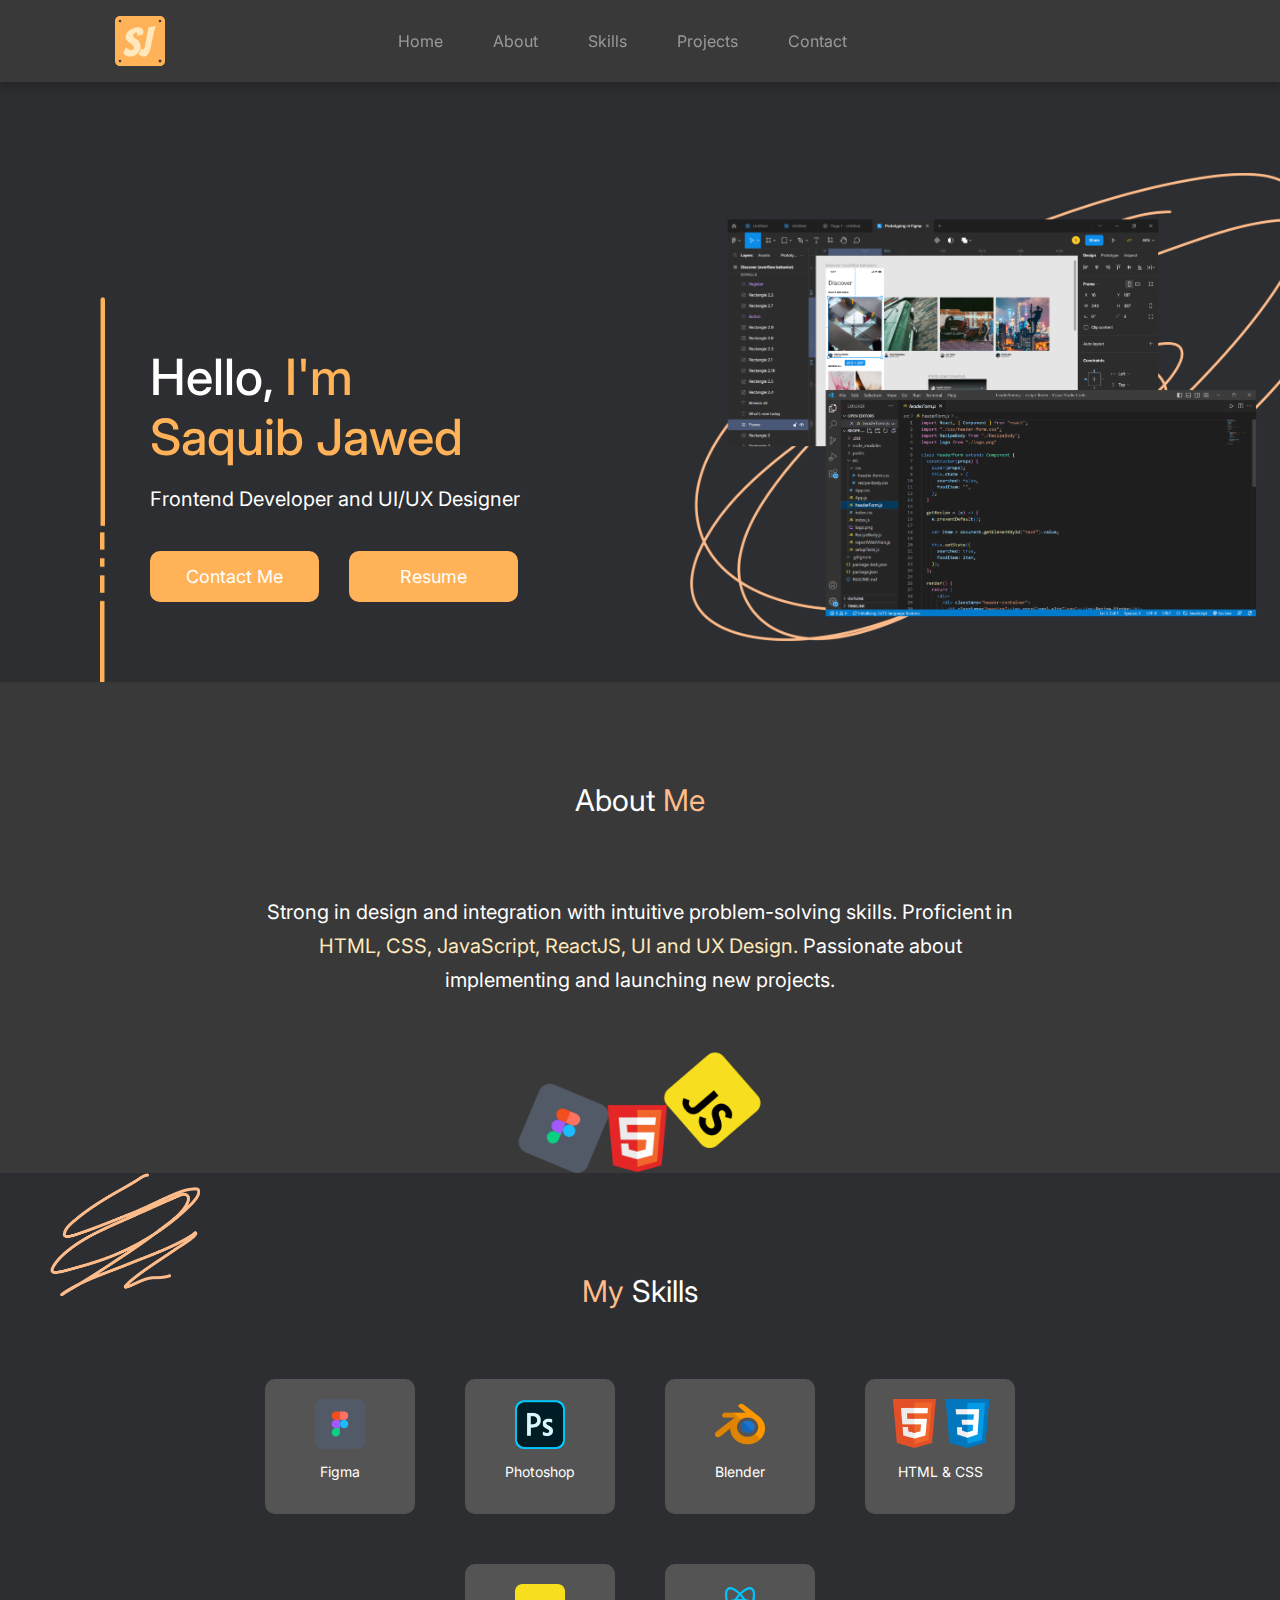
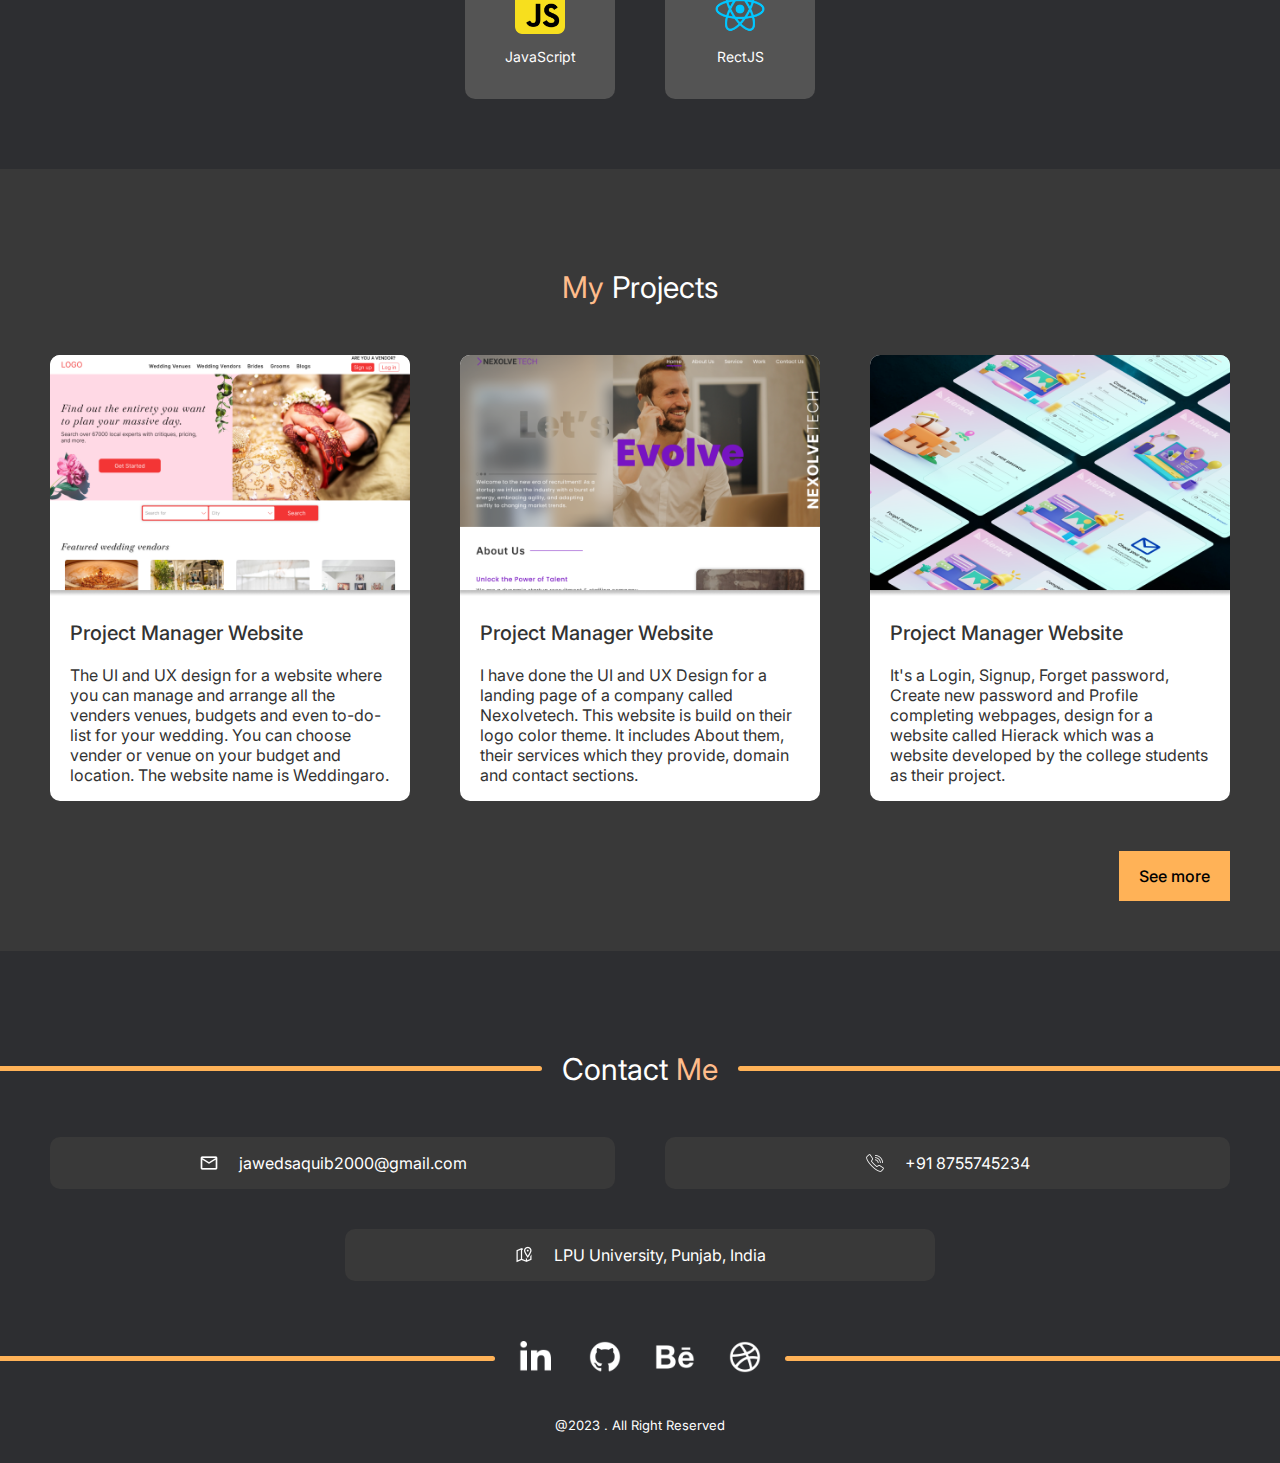
<file: index.html>
<!DOCTYPE html>
<html lang="en">

<head>
    <meta charset="UTF-8">
    <meta name="viewport" content="width=device-width, initial-scale=1.0">
    <title>Portfolio</title>
    <link rel="stylesheet" href="/styles/main.css">
    <link rel="stylesheet" href="/styles/index.css">
    <link rel="shortcut icon" href="assets/logo.png" type="image/png">
</head>

<body>

    <header id="header" class="header">
        <div class="header-flex">
            <a class="header-logo" href="/">
                <img src="/assets/logo.png" alt="Portfolio">
            </a>
        </div>
        <ul class="header-flex">
            <li><a href="/" class="header-link">Home</a></li>
            <li><a href="/about" class="header-link">About</a></li>
            <li><a href="/skills" class="header-link">Skills</a></li>
            <li><a href="/projects" class="header-link">Projects</a></li>
            <li><a href="/contact" class="header-link">Contact</a></li>
            </div>
    </header>


    <section id="banner" class="banner">
        <div class="banner-flex banner-left">
            <div class="banner-title">Hello, <span>I'm</span></div>
            <div class="banner-title"><span>Saquib Jawed</span></div>
            <p class="banner-text">Frontend Developer and UI/UX Designer</p>
            <div class="banner-buttons">
                <a href="/contact" class="banner-link">Contact Me</a>
                <a href="/resume" class="banner-link">Resume</a>
            </div>
        </div>
        <div class="banner-flex banner-right"></div>
    </section>


    <section id="about" class="about">
        <h2>About <span>Me</span></h2>
        <h4>Strong in design and integration with intuitive problem-solving skills. Proficient in
            <span>HTML, CSS, JavaScript, ReactJS, UI and UX Design.</span> Passionate about
            implementing and launching new projects.
        </h4>
    </section>


    <section id="skills" class="skills">
        <h2><span>My</span> Skills</h2>
        <div class="skills-list">
            <div class="skills-card">
                <img src="/assets/skills-figma.png" alt="">
                <p>Figma</p>
            </div>
            <div class="skills-card">
                <img src="/assets/skills-photoshop.png" alt="">
                <p>Photoshop</p>
            </div>
            <div class="skills-card">
                <img src="/assets/skills-blender.png" alt="">
                <p>Blender</p>
            </div>
            <div class="skills-card">
                <img src="/assets/skills-html.png" alt="">
                <p>HTML & CSS</p>
            </div>
            <div>
                <!-- Placeholder div -->
            </div>
            <div class="skills-card">
                <img src="/assets/skills-javascript.png" alt="">
                <p>JavaScript</p>
            </div>
            <div class="skills-card">
                <img src="/assets/skills-react.png" alt="">
                <p>RectJS</p>
            </div>
        </div>
    </section>


    <section id="projects" class="projects">
        <h2><span>My</span> Projects</h2>
        <div class="projects-list">
            <div class="projects-card">
                <img src="/assets/projects-p1.png" alt="Project 01">
                <h5>Project Manager Website</h5>
                <p>The UI and UX design for a website where you can manage and arrange all the venders
                    venues, budgets and even to-do-list for your wedding. You can choose vender or
                    venue on your budget and location. The
                    website name is Weddingaro.</p>
            </div>
            <div class="projects-card">
                <img src="/assets/projects-p2.png" alt="Project 02">
                <h5>Project Manager Website</h5>
                <p>I have done the UI and UX Design for a
                    landing page of a company called
                    Nexolvetech. This website is build on their
                    logo color theme. It includes About them,
                    their services which they provide, domain
                    and contact sections.</p>
            </div>
            <div class="projects-card">
                <img src="/assets/projects-p3.png" alt="Project 03">
                <h5>Project Manager Website</h5>
                <p>It's a Login, Signup, Forget password, Create
                    new password and Profile completing
                    webpages, design for a website called
                    Hierack which was a website developed by
                    the college students as their project.</p>
            </div>
        </div>
        <div class="projects-more">
            <a href="/projects" class="projects-link">See more</a>
        </div>
    </section>


    <section id="contacts" class="contacts">
        <div class="lined">
            <h2>Contact <span>Me</span></h2>
        </div>
        <div class="contacts-list">
            <div class="contacts-card">
                <img src="/assets/contacts-mail.png" alt="Mail">
                <p>jawedsaquib2000@gmail.com</p>
            </div>
            <div class="contacts-card">
                <img src="/assets/contacts-phone.png" alt="Phone">
                <p>+91 8755745234</p>
            </div>
        </div>
        <div class="contacts-list">
            <div class="contacts-card">
                <img src="/assets/contacts-location.png" alt="Location">
                <p>LPU University, Punjab, India</p>
            </div>
        </div>
        <div class="lined">
            <ul class="contacts-more">
                <li><a href="#" class="contacts-link"><img src="/assets/contacts-linkedin.png" alt="Linkedin"></a></li>
                <li><a href="#" class="contacts-link"><img src="/assets/contacts-github.png" alt="Github"></a></li>
                <li><a href="#" class="contacts-link"><img src="/assets/contacts-behance.png" alt="Behance"></a></li>
                <li><a href="#" class="contacts-link"><img src="/assets/contacts-dribbble.png" alt="Dribble"></a></li>
            </ul>
        </div>
    </section>


    <footer id="footer" class="footer">@2023 . All Right Reserved</footer>
</body>

</html>
</file>
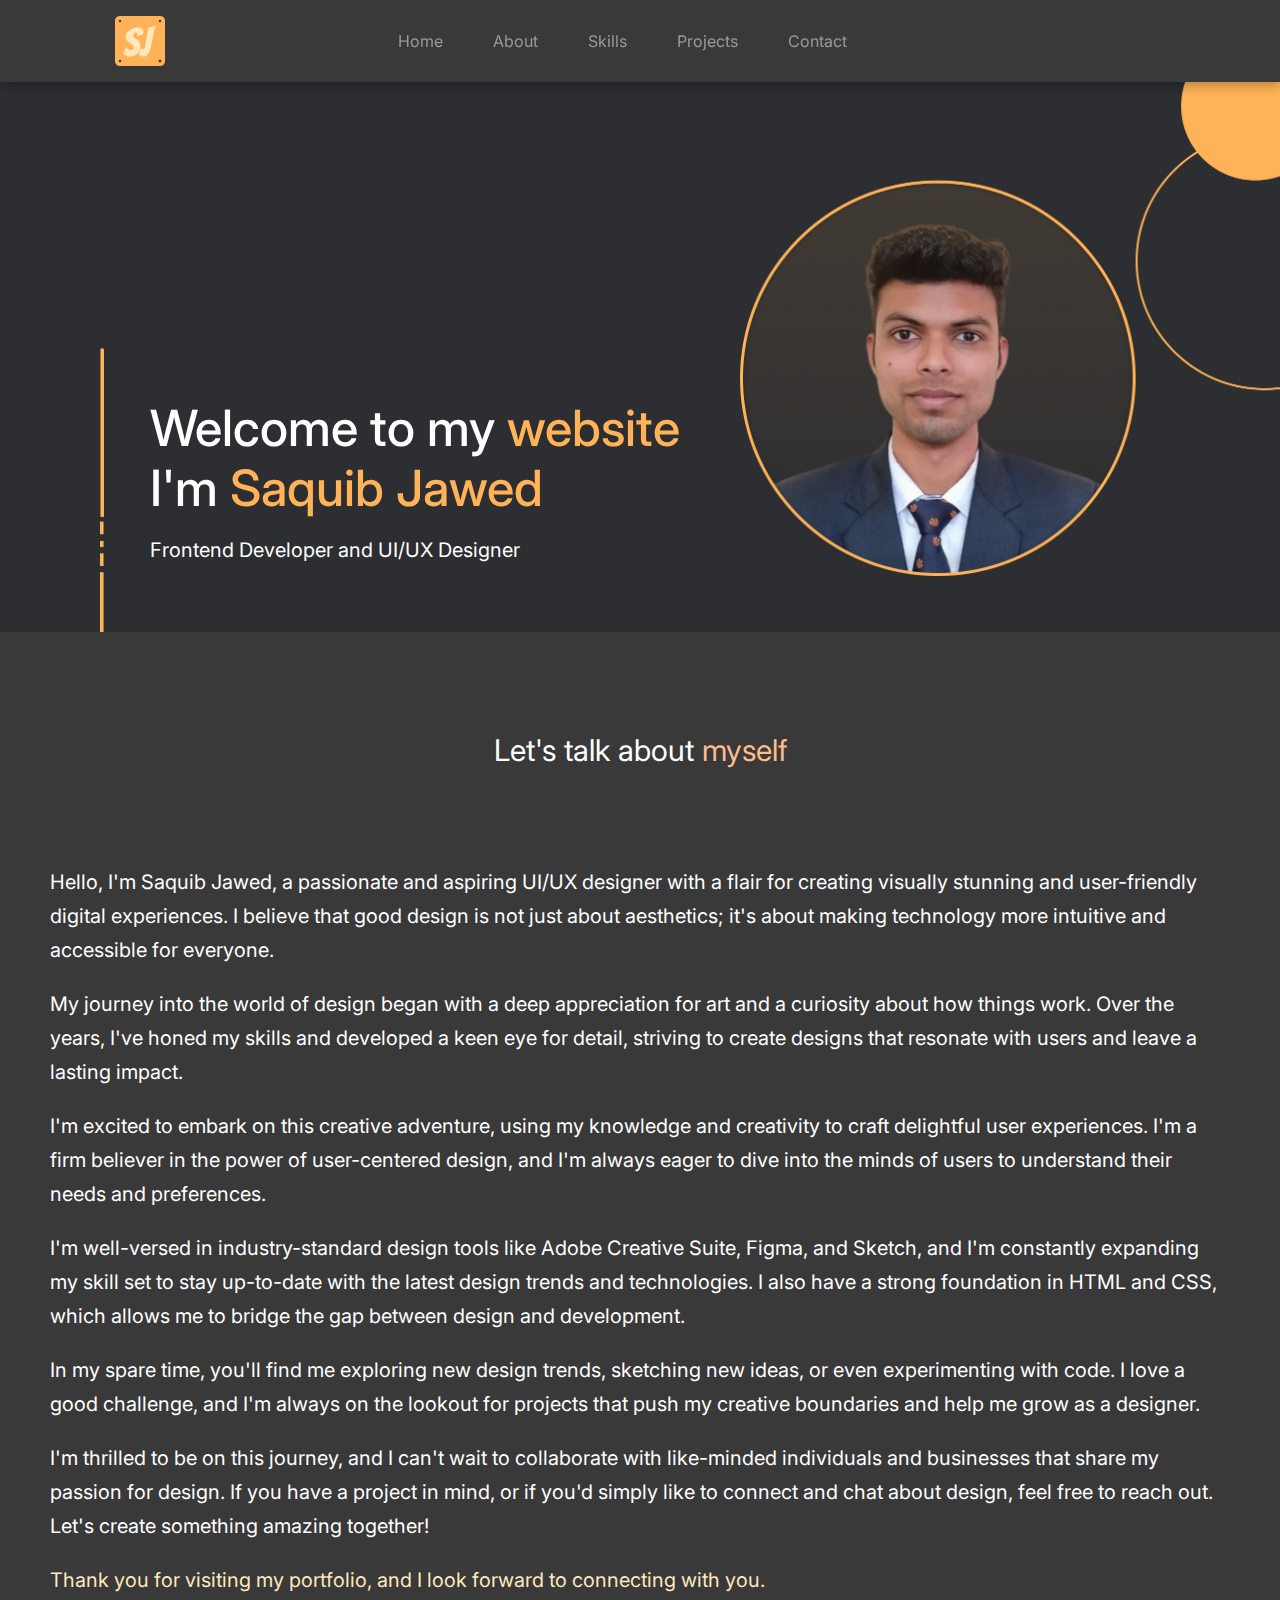
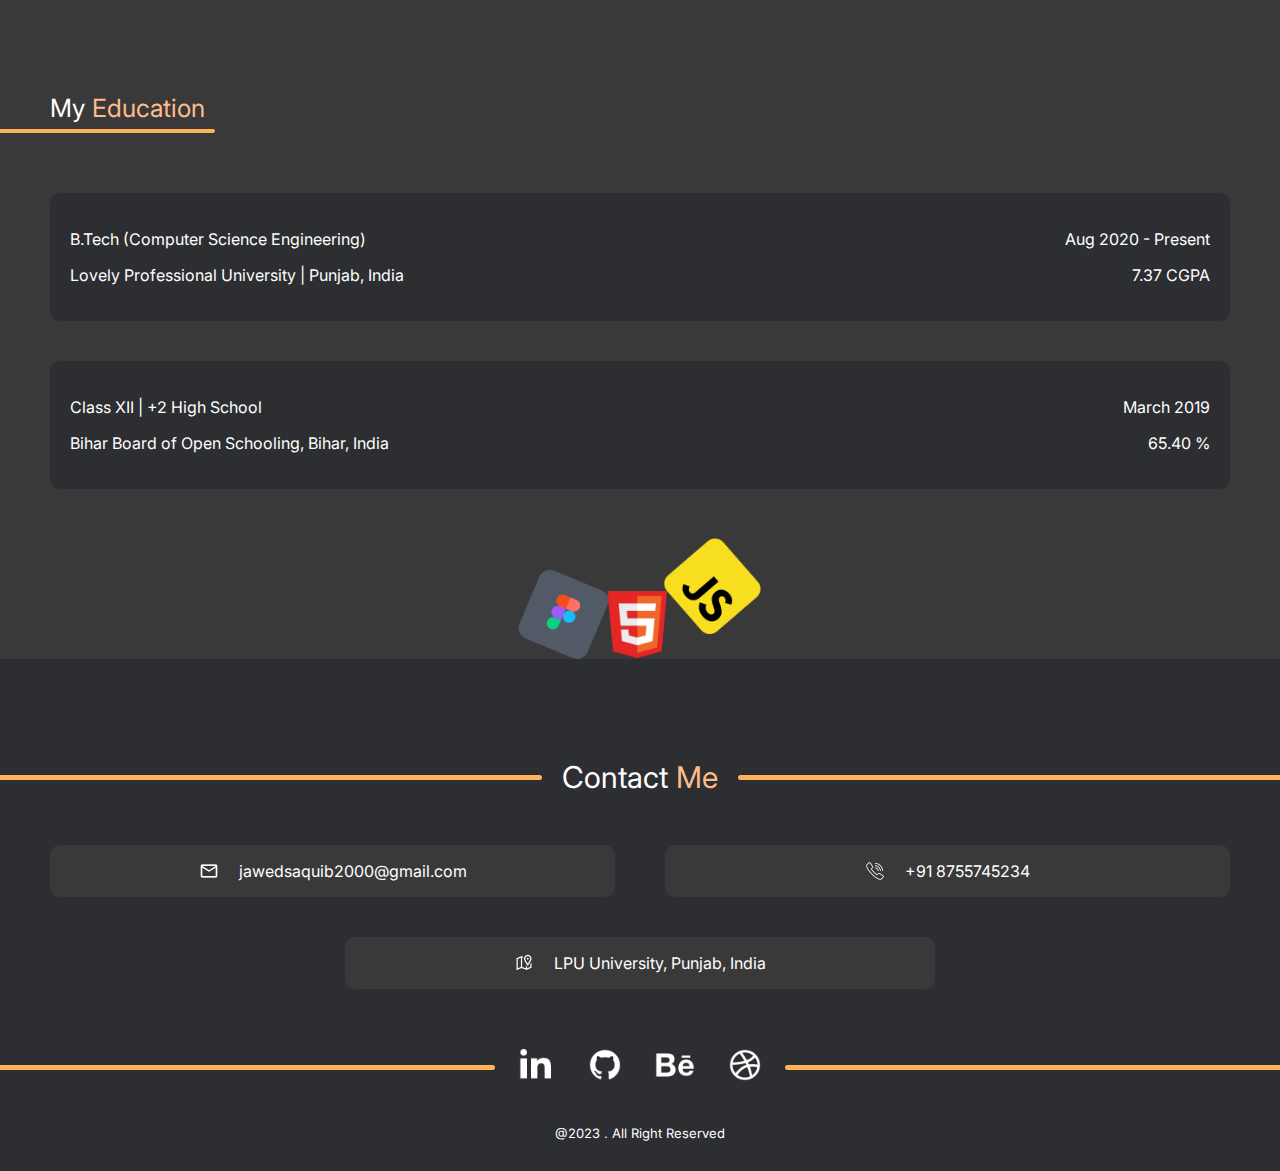
<file: about/index.html>
<!DOCTYPE html>
<html lang="en">

<head>
    <meta charset="UTF-8">
    <meta name="viewport" content="width=device-width, initial-scale=1.0">
    <title>Portfolio</title>
    <link rel="stylesheet" href="/styles/main.css">
    <link rel="stylesheet" href="/styles/index.css">
    <link rel="stylesheet" href="/styles/override.css">
    <link rel="shortcut icon" href="assets/logo.png" type="image/png">
</head>

<body>

    <header id="header" class="header">
        <div class="header-flex">
            <a class="header-logo" href="/">
                <img src="/assets/logo.png" alt="Portfolio">
            </a>
        </div>
        <ul class="header-flex">
            <li><a href="/" class="header-link">Home</a></li>
            <li><a href="/about" class="header-link">About</a></li>
            <li><a href="/skills" class="header-link">Skills</a></li>
            <li><a href="/projects" class="header-link">Projects</a></li>
            <li><a href="/contact" class="header-link">Contact</a></li>
            </div>
    </header>


    <section id="banner" class="banner about-banner">
        <div class="banner-flex banner-left">
            <div class="banner-title">Welcome to my <span>website</span></div>
            <div class="banner-title">I'm <span>Saquib Jawed</span></div>
            <p class="banner-text">Frontend Developer and UI/UX Designer</p>
        </div>
        <div class="banner-flex banner-right about-banner-right"></div>
    </section>


    <section id="about" class="about">
        <h2>Let's talk about <span>myself</span></h2>
        <h4>
            <p>Hello, I'm Saquib Jawed, a passionate and aspiring UI/UX designer with a flair for creating visually
                stunning and
                user-friendly
                digital experiences. I believe that good design is not just about aesthetics; it's about making
                technology more
                intuitive and
                accessible for everyone.</p>

            <p>My journey into the world of design began with a deep appreciation for art and a curiosity about how
                things work. Over
                the
                years, I've honed my skills and developed a keen eye for detail, striving to create designs that
                resonate with users and
                leave
                a lasting impact.</p>

            <p>I'm excited to embark on this creative adventure, using my knowledge and creativity to craft delightful
                user
                experiences. I'm
                a firm believer in the power of user-centered design, and I'm always eager to dive into the minds of
                users to understand
                their
                needs and preferences.</p>

            <p>I'm well-versed in industry-standard design tools like Adobe Creative Suite, Figma, and Sketch, and I'm
                constantly
                expanding
                my skill set to stay up-to-date with the latest design trends and technologies. I also have a strong
                foundation in HTML
                and
                CSS, which allows me to bridge the gap between design and development.</p>

            <p>In my spare time, you'll find me exploring new design trends, sketching new ideas, or even experimenting
                with code. I
                love a
                good challenge, and I'm always on the lookout for projects that push my creative boundaries and help me
                grow as a
                designer.</p>

            <p>I'm thrilled to be on this journey, and I can't wait to collaborate with like-minded individuals and
                businesses that
                share my
                passion for design. If you have a project in mind, or if you'd simply like to connect and chat about
                design, feel free
                to reach
                out. Let's create something amazing together!</p>

            <p><span>Thank you for visiting my portfolio, and I look forward to connecting with you.</span></p>
        </h4>
        <h3>My <span>Education</span></h3>
        <div class="about-edu">
            <div class="about-edu-left">
                <p>B.Tech (Computer Science Engineering)</p>
                <p>Lovely Professional University | Punjab, India</p>
            </div>
            <div class="about-edu-right">
                <p>Aug 2020 - Present</p>
                <p>7.37 CGPA</p>
            </div>
        </div>
        <div class="about-edu">
            <div class="about-edu-left">
                <p>Class XII | +2 High School</p>
                <p>Bihar Board of Open Schooling, Bihar, India</p>
            </div>
            <div class="about-edu-right">
                <p>March 2019</p>
                <p>65.40 %</p>
            </div>
        </div>
    </section>




    <section id="contacts" class="contacts">
        <div class="lined">
            <h2>Contact <span>Me</span></h2>
        </div>
        <div class="contacts-list">
            <div class="contacts-card">
                <img src="/assets/contacts-mail.png" alt="Mail">
                <p>jawedsaquib2000@gmail.com</p>
            </div>
            <div class="contacts-card">
                <img src="/assets/contacts-phone.png" alt="Phone">
                <p>+91 8755745234</p>
            </div>
        </div>
        <div class="contacts-list">
            <div class="contacts-card">
                <img src="/assets/contacts-location.png" alt="Location">
                <p>LPU University, Punjab, India</p>
            </div>
        </div>
        <div class="lined">
            <ul class="contacts-more">
                <li><a href="#" class="contacts-link"><img src="/assets/contacts-linkedin.png" alt="Linkedin"></a></li>
                <li><a href="#" class="contacts-link"><img src="/assets/contacts-github.png" alt="Github"></a></li>
                <li><a href="#" class="contacts-link"><img src="/assets/contacts-behance.png" alt="Behance"></a></li>
                <li><a href="#" class="contacts-link"><img src="/assets/contacts-dribbble.png" alt="Dribble"></a></li>
            </ul>
        </div>
    </section>


    <footer id="footer" class="footer">@2023 . All Right Reserved</footer>
</body>

</html>
</file>
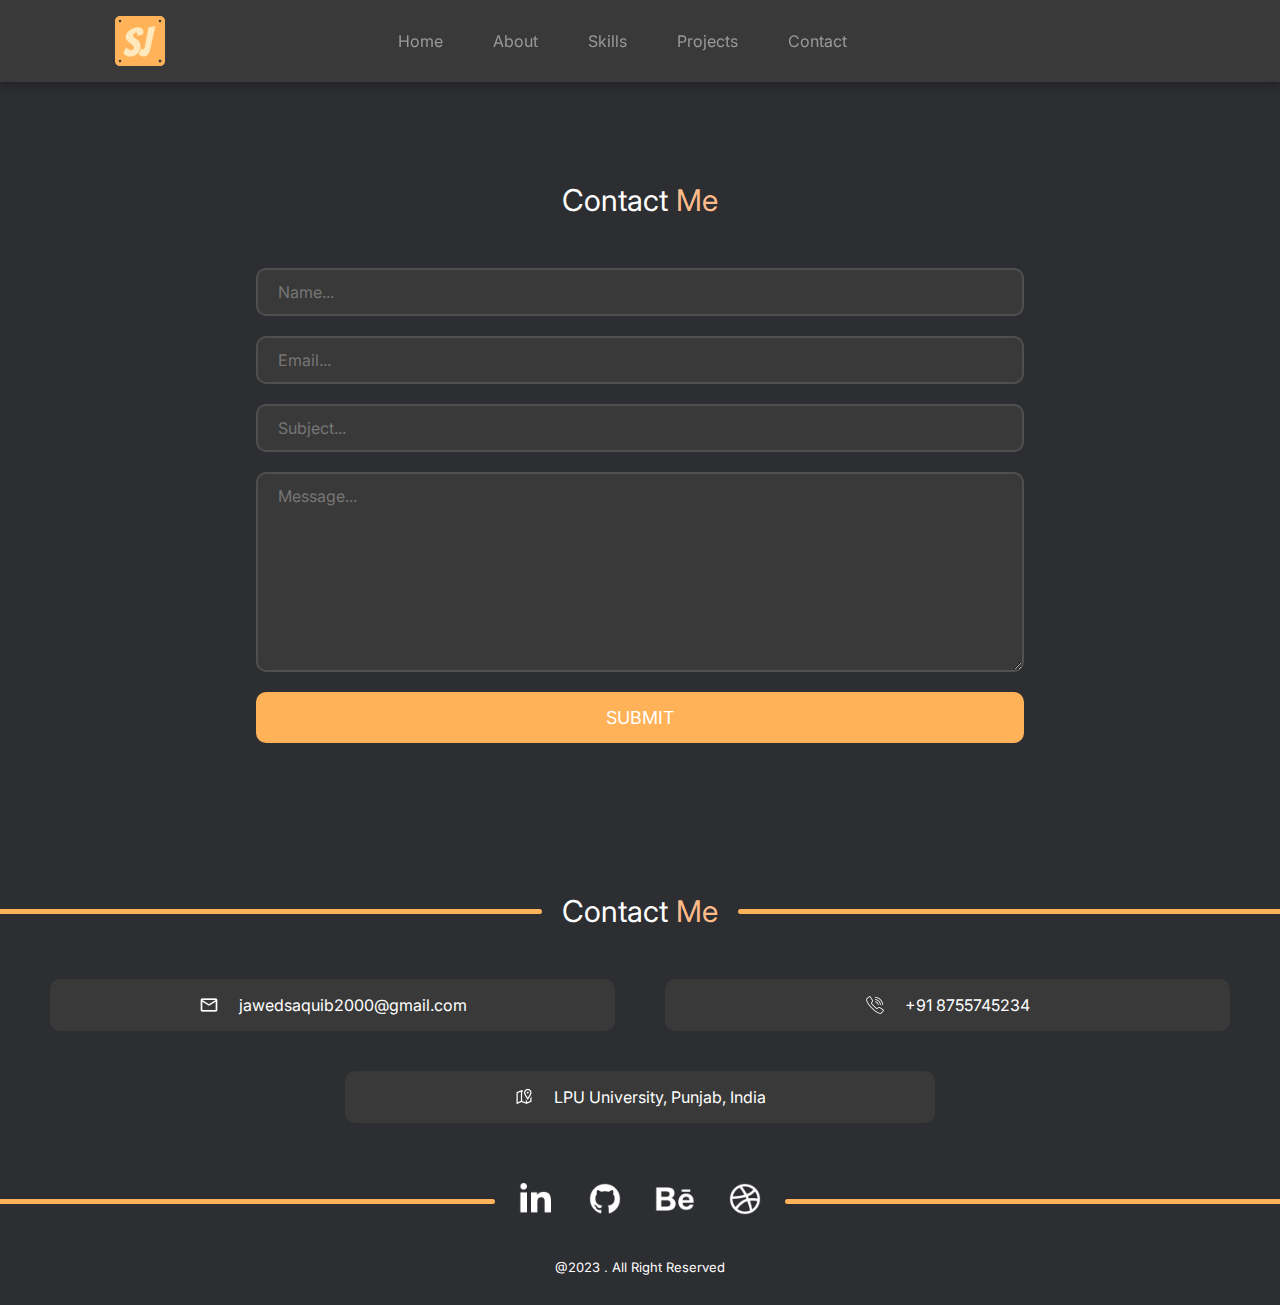
<file: contact/index.html>
<!DOCTYPE html>
<html lang="en">

<head>
    <meta charset="UTF-8">
    <meta name="viewport" content="width=device-width, initial-scale=1.0">
    <title>Portfolio</title>
    <link rel="stylesheet" href="/styles/main.css">
    <link rel="stylesheet" href="/styles/index.css">
    <link rel="stylesheet" href="/styles/override.css">
    <link rel="shortcut icon" href="assets/logo.png" type="image/png">
</head>

<body>

    <header id="header" class="header">
        <div class="header-flex">
            <a class="header-logo" href="/">
                <img src="/assets/logo.png" alt="Portfolio">
            </a>
        </div>
        <ul class="header-flex">
            <li><a href="/" class="header-link">Home</a></li>
            <li><a href="/about" class="header-link">About</a></li>
            <li><a href="/skills" class="header-link">Skills</a></li>
            <li><a href="/projects" class="header-link">Projects</a></li>
            <li><a href="/contact" class="header-link">Contact</a></li>
            </div>
    </header>



    <section id="contact" class="contact">
        <h2>Contact <span>Me</span></h2>
        <form class="contact-form">
            <input type="text" name="name" id="name" placeholder="Name..." required>
            <input type="email" name="email" id="email" placeholder="Email..." required>
            <input type="text" name="subject" id="subject" placeholder="Subject..." required>
            <textarea name="message" id="message" placeholder="Message..."></textarea>
            <button type="submit" class="contact-button banner-link">SUBMIT</button>
        </form>
    </section>



    <section id="contacts" class="contacts">
        <div class="lined">
            <h2>Contact <span>Me</span></h2>
        </div>
        <div class="contacts-list">
            <div class="contacts-card">
                <img src="/assets/contacts-mail.png" alt="Mail">
                <p>jawedsaquib2000@gmail.com</p>
            </div>
            <div class="contacts-card">
                <img src="/assets/contacts-phone.png" alt="Phone">
                <p>+91 8755745234</p>
            </div>
        </div>
        <div class="contacts-list">
            <div class="contacts-card">
                <img src="/assets/contacts-location.png" alt="Location">
                <p>LPU University, Punjab, India</p>
            </div>
        </div>
        <div class="lined">
            <ul class="contacts-more">
                <li><a href="#" class="contacts-link"><img src="/assets/contacts-linkedin.png" alt="Linkedin"></a></li>
                <li><a href="#" class="contacts-link"><img src="/assets/contacts-github.png" alt="Github"></a></li>
                <li><a href="#" class="contacts-link"><img src="/assets/contacts-behance.png" alt="Behance"></a></li>
                <li><a href="#" class="contacts-link"><img src="/assets/contacts-dribbble.png" alt="Dribble"></a></li>
            </ul>
        </div>
    </section>


    <footer id="footer" class="footer">@2023 . All Right Reserved</footer>
</body>

</html>
</file>
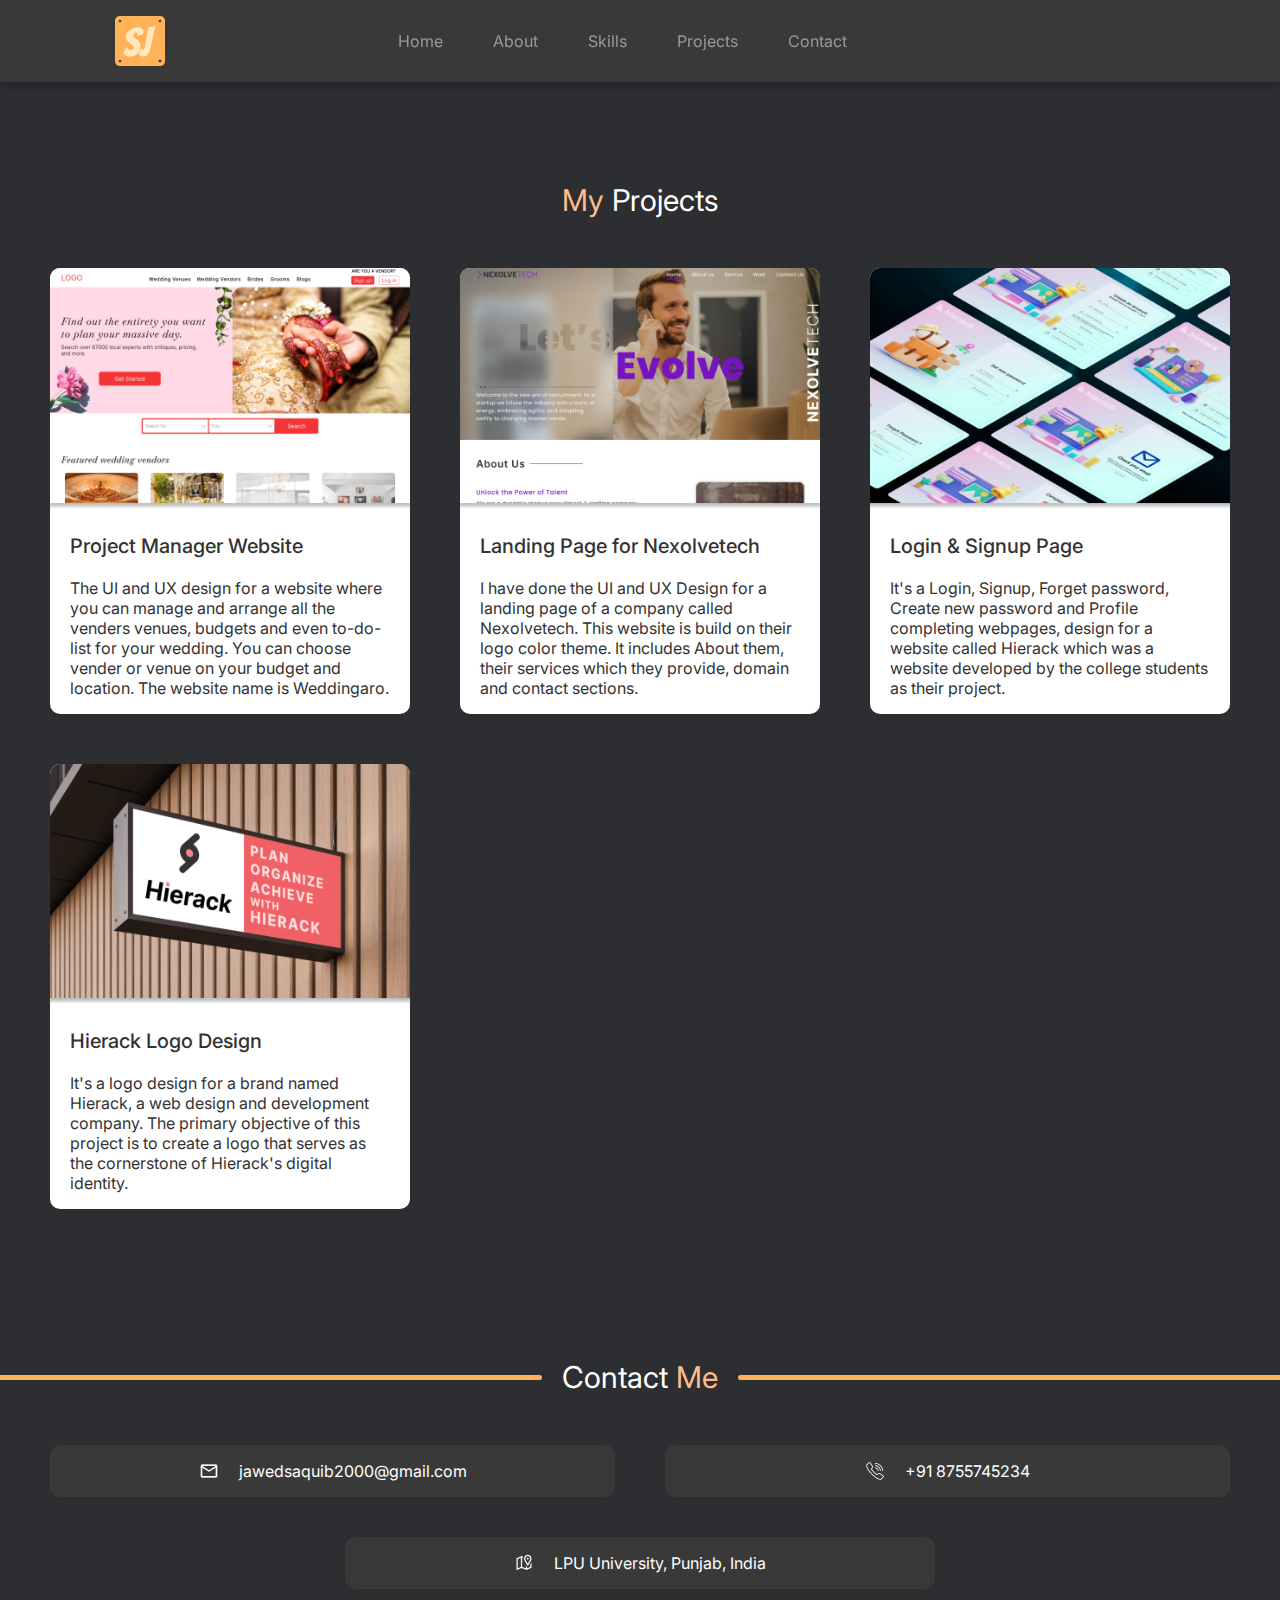
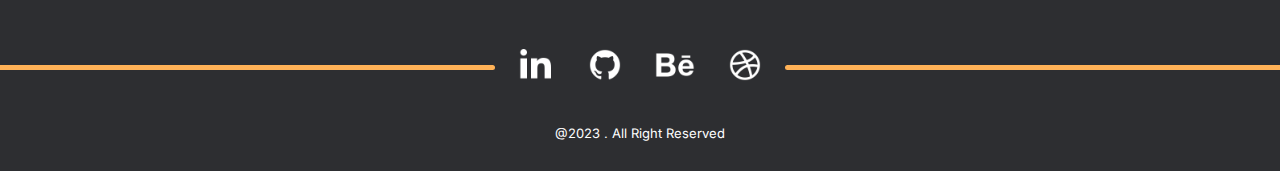
<file: projects/index.html>
<!DOCTYPE html>
<html lang="en">

<head>
    <meta charset="UTF-8">
    <meta name="viewport" content="width=device-width, initial-scale=1.0">
    <title>Portfolio</title>
    <link rel="stylesheet" href="/styles/main.css">
    <link rel="stylesheet" href="/styles/index.css">
    <link rel="stylesheet" href="/styles/override.css">
    <link rel="shortcut icon" href="assets/logo.png" type="image/png">
</head>

<body>

    <header id="header" class="header">
        <div class="header-flex">
            <a class="header-logo" href="/">
                <img src="/assets/logo.png" alt="Portfolio">
            </a>
        </div>
        <ul class="header-flex">
            <li><a href="/" class="header-link">Home</a></li>
            <li><a href="/about" class="header-link">About</a></li>
            <li><a href="/skills" class="header-link">Skills</a></li>
            <li><a href="/projects" class="header-link">Projects</a></li>
            <li><a href="/contact" class="header-link">Contact</a></li>
            </div>
    </header>



    <section id="projects" class="projects">
        <h2><span>My</span> Projects</h2>
        <div class="projects-list">
            <a href="/projects/hierack-logo-design" class="projects-card">
                <img src="/assets/projects-p1.png" alt="Project 01">
                <h5>Project Manager Website</h5>
                <p>The UI and UX design for a website where you can manage and arrange all the venders
                    venues, budgets and even to-do-list for your wedding. You can choose vender or
                    venue on your budget and location. The
                    website name is Weddingaro.</p>
            </a>
            <a href="/projects/landing-page-for-nexolvetech" class="projects-card">
                <img src="/assets/projects-p2.png" alt="Project 02">
                <h5>Landing Page for Nexolvetech</h5>
                <p>I have done the UI and UX Design for a
                    landing page of a company called
                    Nexolvetech. This website is build on their
                    logo color theme. It includes About them,
                    their services which they provide, domain
                    and contact sections.</p>
            </a>
            <a href="/projects/login-signup-page" class="projects-card">
                <img src="/assets/projects-p3.png" alt="Project 03">
                <h5>Login & Signup Page</h5>
                <p>It's a Login, Signup, Forget password, Create
                    new password and Profile completing
                    webpages, design for a website called
                    Hierack which was a website developed by
                    the college students as their project.</p>
            </a>
            <a href="/projects/project-manager-website" class="projects-card">
                <img src="/assets/projects-p4.png" alt="Project 04">
                <h5>Hierack Logo Design</h5>
                <p>It's a logo design for a brand named Hierack,
                a web design and development company.
                The primary objective of this project is to
                create a logo that serves as the cornerstone
                of Hierack's digital identity.</p>
            </a>
        </div>
    </section>


    <section id="contacts" class="contacts">
        <div class="lined">
            <h2>Contact <span>Me</span></h2>
        </div>
        <div class="contacts-list">
            <div class="contacts-card">
                <img src="/assets/contacts-mail.png" alt="Mail">
                <p>jawedsaquib2000@gmail.com</p>
            </div>
            <div class="contacts-card">
                <img src="/assets/contacts-phone.png" alt="Phone">
                <p>+91 8755745234</p>
            </div>
        </div>
        <div class="contacts-list">
            <div class="contacts-card">
                <img src="/assets/contacts-location.png" alt="Location">
                <p>LPU University, Punjab, India</p>
            </div>
        </div>
        <div class="lined">
            <ul class="contacts-more">
                <li><a href="#" class="contacts-link"><img src="/assets/contacts-linkedin.png" alt="Linkedin"></a></li>
                <li><a href="#" class="contacts-link"><img src="/assets/contacts-github.png" alt="Github"></a></li>
                <li><a href="#" class="contacts-link"><img src="/assets/contacts-behance.png" alt="Behance"></a></li>
                <li><a href="#" class="contacts-link"><img src="/assets/contacts-dribbble.png" alt="Dribble"></a></li>
            </ul>
        </div>
    </section>


    <footer id="footer" class="footer">@2023 . All Right Reserved</footer>
</body>

</html>
</file>
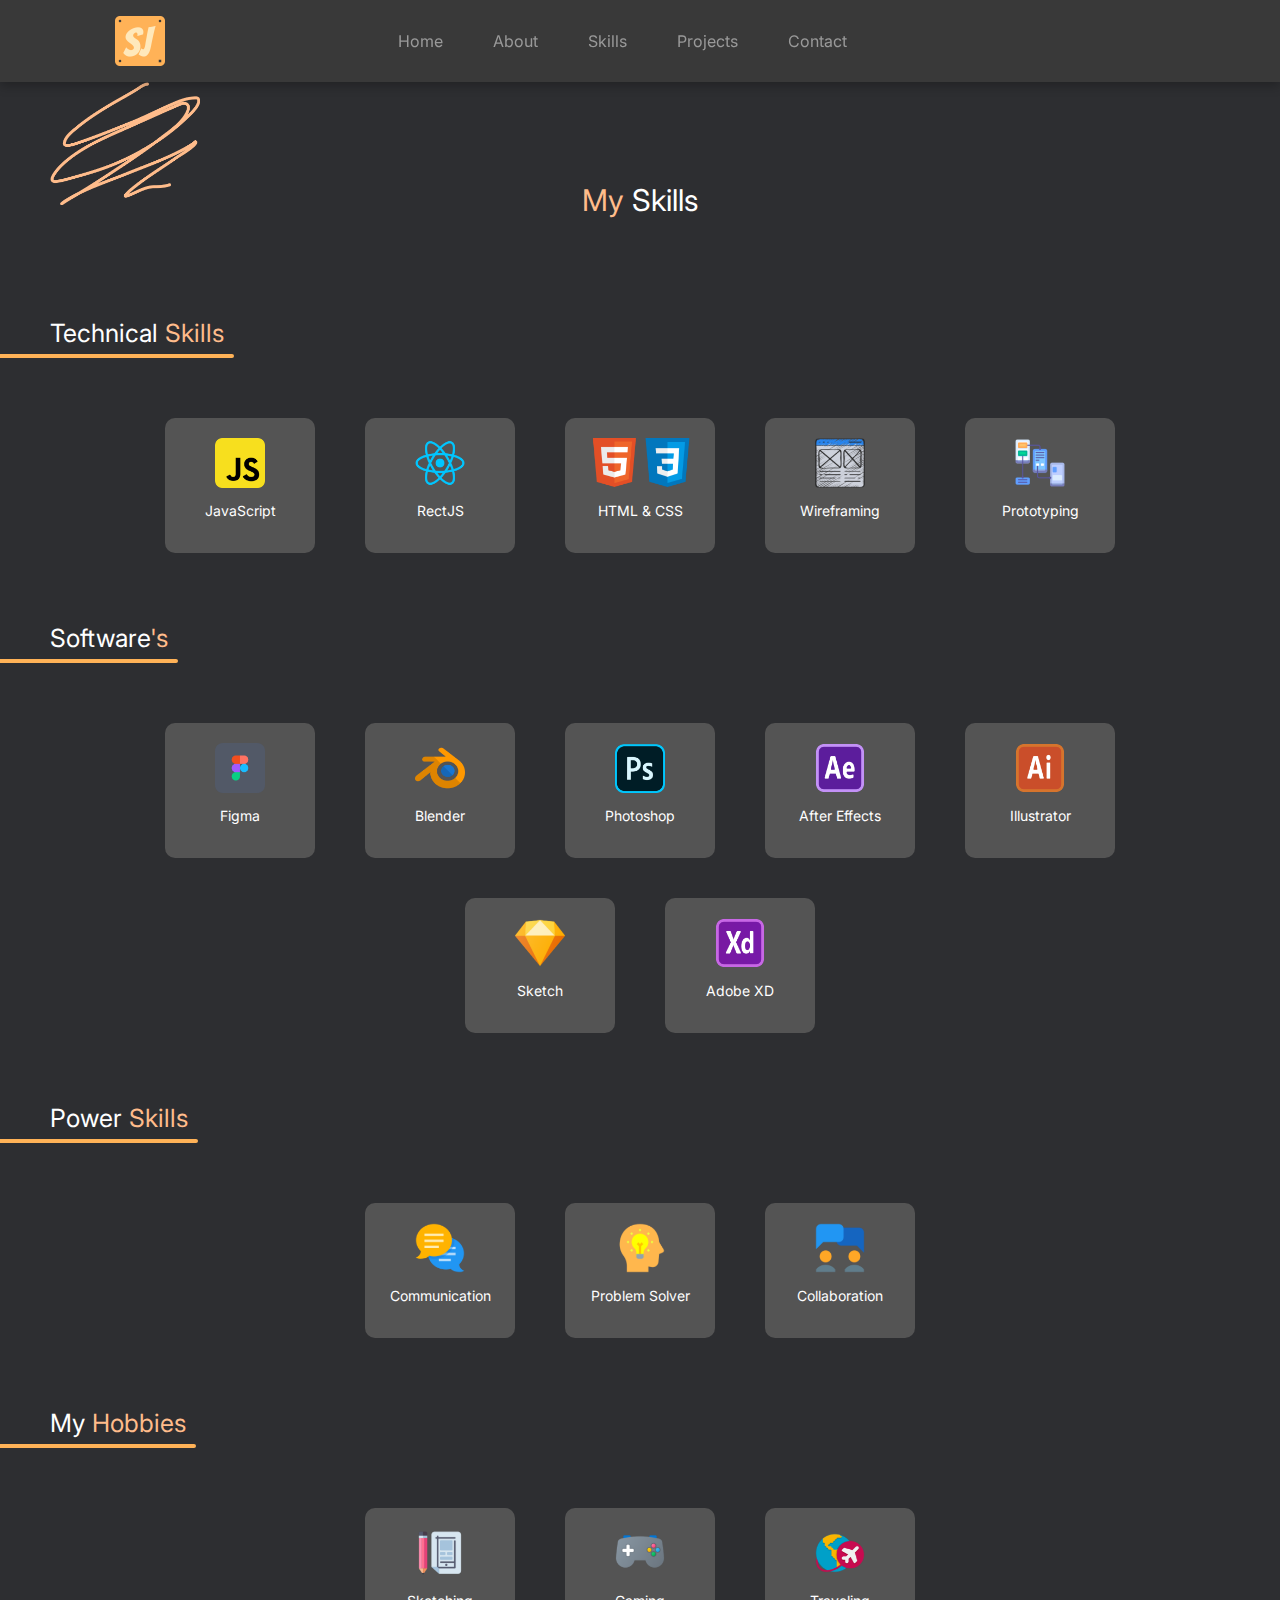
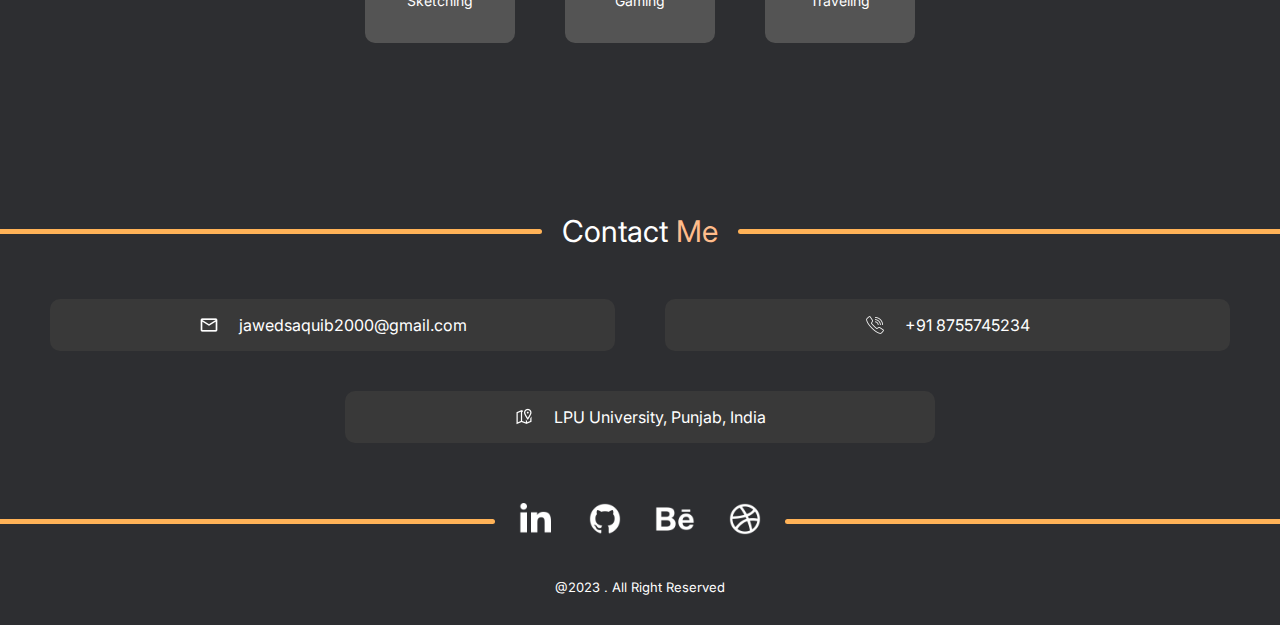
<file: skills/index.html>
<!DOCTYPE html>
<html lang="en">

<head>
    <meta charset="UTF-8">
    <meta name="viewport" content="width=device-width, initial-scale=1.0">
    <title>Portfolio</title>
    <link rel="stylesheet" href="/styles/main.css">
    <link rel="stylesheet" href="/styles/index.css">
    <link rel="stylesheet" href="/styles/override.css">
    <link rel="shortcut icon" href="assets/logo.png" type="image/png">
</head>

<body>

    <header id="header" class="header">
        <div class="header-flex">
            <a class="header-logo" href="/">
                <img src="/assets/logo.png" alt="Portfolio">
            </a>
        </div>
        <ul class="header-flex">
            <li><a href="/" class="header-link">Home</a></li>
            <li><a href="/about" class="header-link">About</a></li>
            <li><a href="/skills" class="header-link">Skills</a></li>
            <li><a href="/projects" class="header-link">Projects</a></li>
            <li><a href="/contact" class="header-link">Contact</a></li>
            </div>
    </header>



    <section id="skills" class="skills">
        <h2><span>My</span> Skills</h2>
        <h3>Technical <span>Skills</span></h3>
        <div class="skills-list skills-list-more">
            <div class="skills-card">
                <img src="/assets/skills-javascript.png" alt="">
                <p>JavaScript</p>
            </div>
            <div class="skills-card">
                <img src="/assets/skills-react.png" alt="">
                <p>RectJS</p>
            </div>
            <div class="skills-card">
                <img src="/assets/skills-html.png" alt="">
                <p>HTML & CSS</p>
            </div>
            <div class="skills-card">
                <img src="/assets/skills-wireframing.png" alt="">
                <p>Wireframing</p>
            </div>
            <div class="skills-card">
                <img src="/assets/skills-prototyping.png" alt="">
                <p>Prototyping</p>
            </div>
        </div>
        <h3>Software<span>'s</span></h3>
        <div class="skills-list skills-list-more">
            <div class="skills-card">
                <img src="/assets/skills-figma.png" alt="">
                <p>Figma</p>
            </div>
            <div class="skills-card">
                <img src="/assets/skills-blender.png" alt="">
                <p>Blender</p>
            </div>
            <div class="skills-card">
                <img src="/assets/skills-photoshop.png" alt="">
                <p>Photoshop</p>
            </div>
            <div class="skills-card">
                <img src="/assets/skills-aftereffects.png" alt="">
                <p>After Effects</p>
            </div>
            <div class="skills-card">
                <img src="/assets/skills-illustrator.png" alt="">
                <p>Illustrator</p>
            </div>
        </div>
        <div class="skills-list">
            <div>
                <!-- Placeholder div -->
            </div>
            <div class="skills-card">
                <img src="/assets/skills-sketch.png" alt="">
                <p>Sketch</p>
            </div>
            <div class="skills-card">
                <img src="/assets/skills-xd.png" alt="">
                <p>Adobe XD</p>
            </div>
        </div>
        <h3>Power <span>Skills</span></h3>
        <div class="skills-list skills-list-more">
            <div>
                <!-- Placeholder div -->
            </div>
            <div class="skills-card">
                <img src="/assets/skills-communication.png" alt="">
                <p>Communication</p>
            </div>
            <div class="skills-card">
                <img src="/assets/skills-problem.png" alt="">
                <p>Problem Solver</p>
            </div>
            <div class="skills-card">
                <img src="/assets/skills-collaboration.png" alt="">
                <p>Collaboration</p>
            </div>
            <div>
                <!-- Placeholder div -->
            </div>
        </div>
        <h3>My <span>Hobbies</span></h3>
        <div class="skills-list skills-list-more">
            <div>
                <!-- Placeholder div -->
            </div>
            <div class="skills-card">
                <img src="/assets/skills-sketching.png" alt="">
                <p>Sketching</p>
            </div>
            <div class="skills-card">
                <img src="/assets/skills-gaming.png" alt="">
                <p>Gaming</p>
            </div>
            <div class="skills-card">
                <img src="/assets/skills-traveling.png" alt="">
                <p>Traveling</p>
            </div>
            <div>
                <!-- Placeholder div -->
            </div>
        </div>
    </section>



    <section id="contacts" class="contacts">
        <div class="lined">
            <h2>Contact <span>Me</span></h2>
        </div>
        <div class="contacts-list">
            <div class="contacts-card">
                <img src="/assets/contacts-mail.png" alt="Mail">
                <p>jawedsaquib2000@gmail.com</p>
            </div>
            <div class="contacts-card">
                <img src="/assets/contacts-phone.png" alt="Phone">
                <p>+91 8755745234</p>
            </div>
        </div>
        <div class="contacts-list">
            <div class="contacts-card">
                <img src="/assets/contacts-location.png" alt="Location">
                <p>LPU University, Punjab, India</p>
            </div>
        </div>
        <div class="lined">
            <ul class="contacts-more">
                <li><a href="#" class="contacts-link"><img src="/assets/contacts-linkedin.png" alt="Linkedin"></a></li>
                <li><a href="#" class="contacts-link"><img src="/assets/contacts-github.png" alt="Github"></a></li>
                <li><a href="#" class="contacts-link"><img src="/assets/contacts-behance.png" alt="Behance"></a></li>
                <li><a href="#" class="contacts-link"><img src="/assets/contacts-dribbble.png" alt="Dribble"></a></li>
            </ul>
        </div>
    </section>


    <footer id="footer" class="footer">@2023 . All Right Reserved</footer>
</body>

</html>
</file>
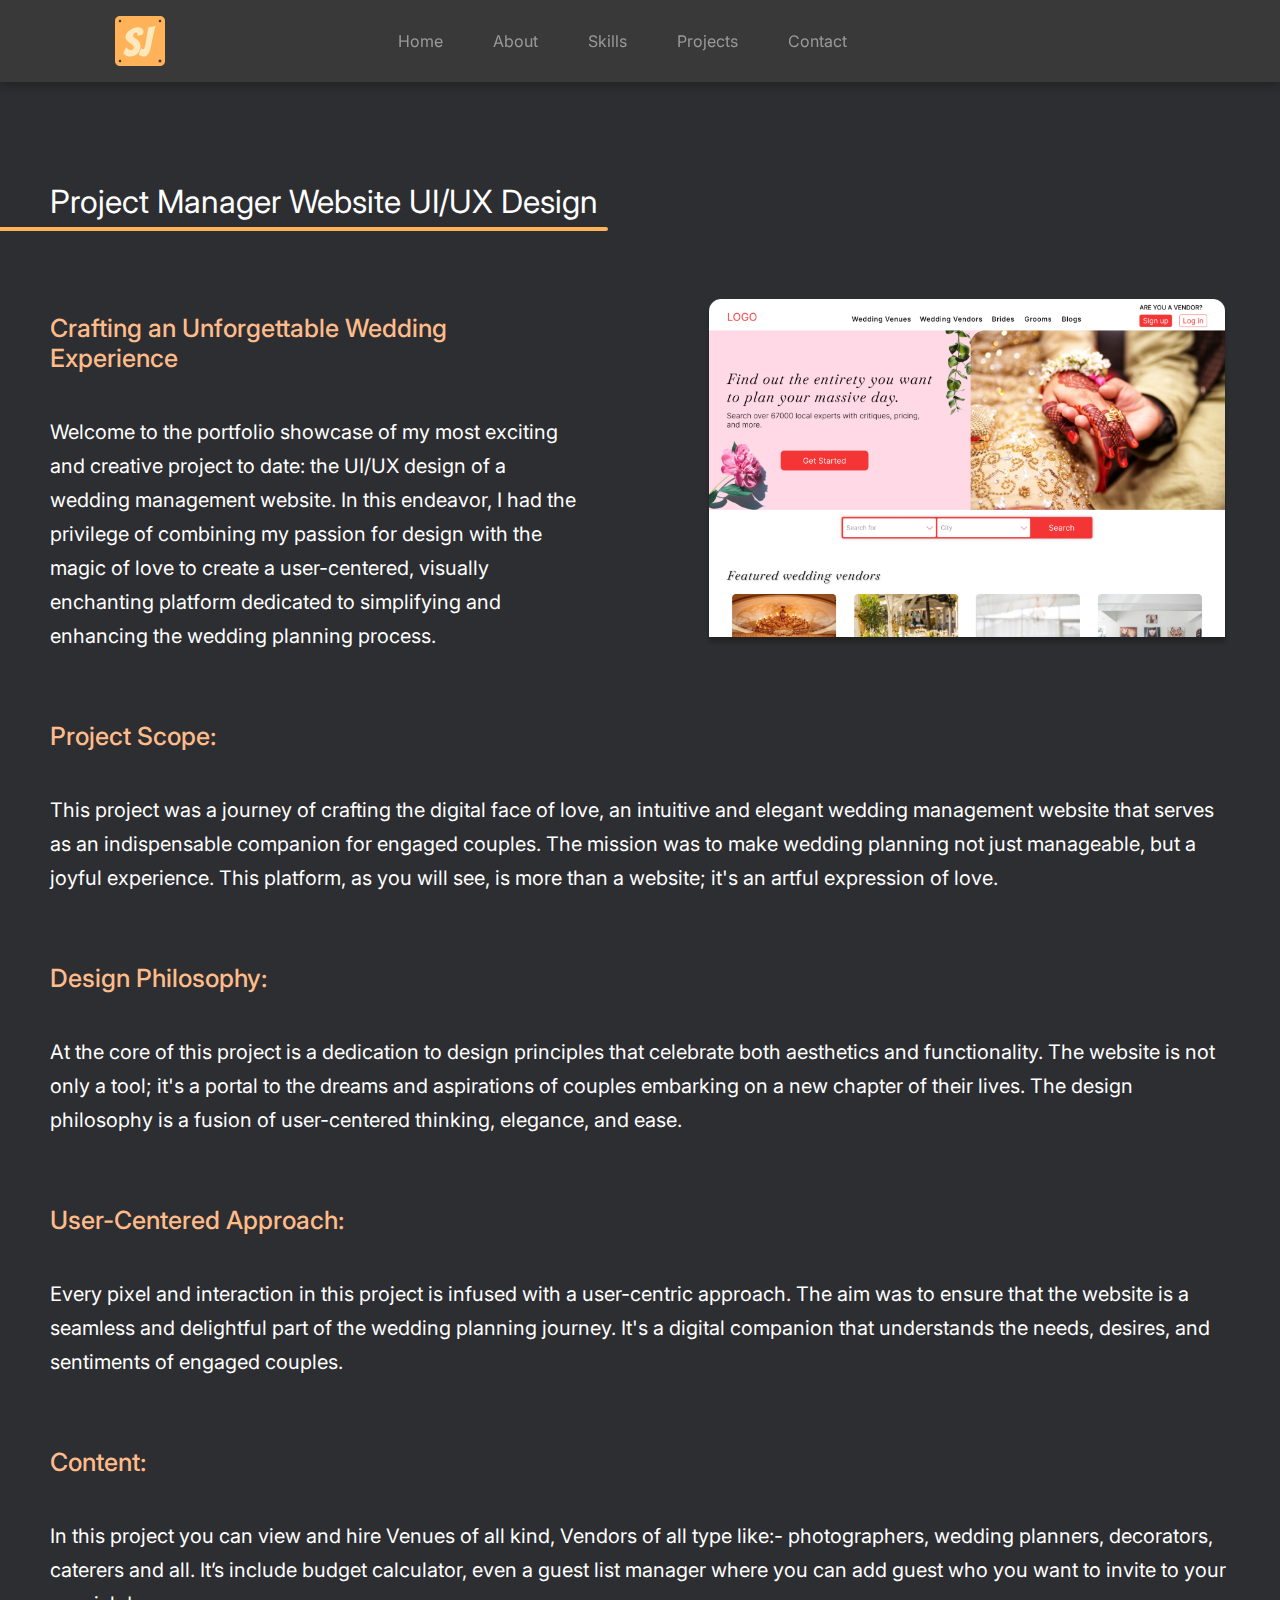
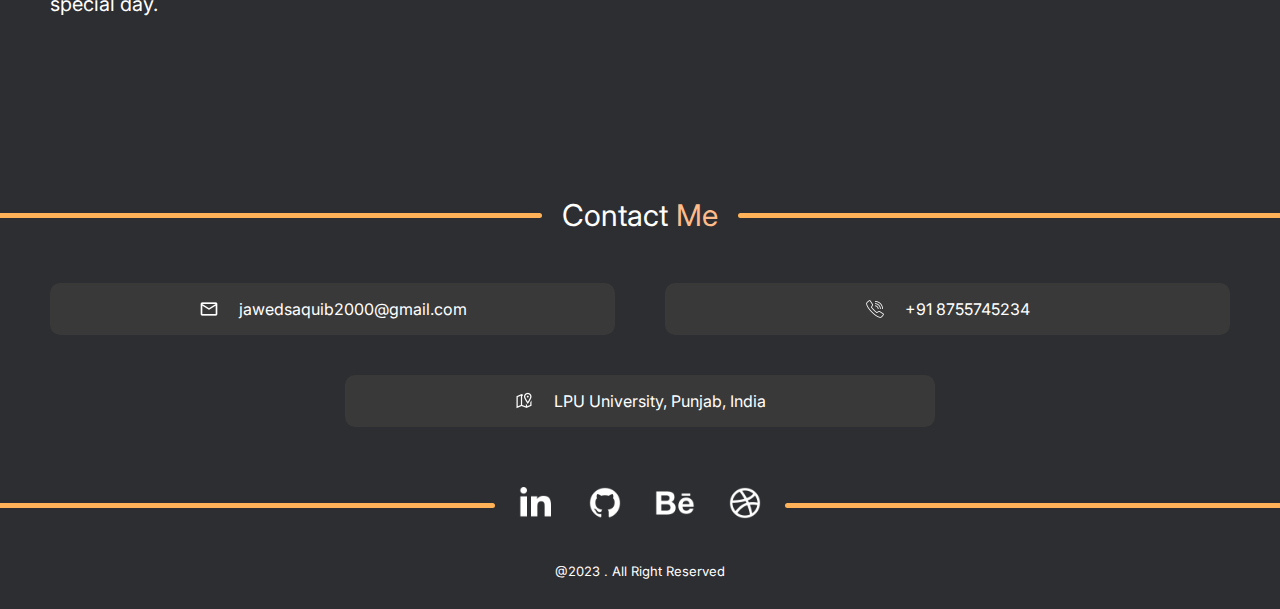
<file: projects/hierack-logo-design/index.html>
<!DOCTYPE html>
<html lang="en">

<head>
    <meta charset="UTF-8">
    <meta name="viewport" content="width=device-width, initial-scale=1.0">
    <title>Portfolio</title>
    <link rel="stylesheet" href="/styles/main.css">
    <link rel="stylesheet" href="/styles/index.css">
    <link rel="stylesheet" href="/styles/override.css">
    <link rel="shortcut icon" href="assets/logo.png" type="image/png">
</head>

<body>

    <header id="header" class="header">
        <div class="header-flex">
            <a class="header-logo" href="/">
                <img src="/assets/logo.png" alt="Portfolio">
            </a>
        </div>
        <ul class="header-flex">
            <li><a href="/" class="header-link">Home</a></li>
            <li><a href="/about" class="header-link">About</a></li>
            <li><a href="/skills" class="header-link">Skills</a></li>
            <li><a href="/projects" class="header-link">Projects</a></li>
            <li><a href="/contact" class="header-link">Contact</a></li>
            </div>
    </header>

    <section id="projects-splat" class="projects-splat">
        <h3 style="font-size: 2rem;">Project Manager Website UI/UX Design</h3>
        <div class="projects-splat-banner">
            <div>
                <h5>Crafting an Unforgettable Wedding Experience</h5>
                <h4>Welcome to the portfolio showcase of my most exciting and
                    creative project to date: the UI/UX design of a wedding
                    management website. In this endeavor, I had the privilege
                    of combining my passion for design with the magic of love
                    to create a user-centered, visually enchanting platform
                    dedicated to simplifying and enhancing the wedding
                    planning process.</h4>
            </div>
            <div class="">
                <img src="/assets/projects-p1.png" alt="Project 01">
            </div>
        </div>
        <div class="projects-splat-card">
            <h5>Project Scope:</h5>
            <h4>This project was a journey of crafting the digital face of love, an intuitive and elegant wedding management
            website that serves as an indispensable companion for engaged couples. The mission was to make wedding
            planning not just manageable, but a joyful experience. This platform, as you will see, is more than a website; it's an
            artful expression of love.</h4>
        </div>
        <div class="projects-splat-card">
            <h5>Design Philosophy:</h5>
            <h4>At the core of this project is a dedication to design principles that celebrate both aesthetics and functionality. The
            website is not only a tool; it's a portal to the dreams and aspirations of couples embarking on a new chapter of
            their lives. The design philosophy is a fusion of user-centered thinking, elegance, and ease.</h4>
        </div>
        <div class="projects-splat-card">
            <h5>User-Centered Approach:</h5>
            <h4>Every pixel and interaction in this project is infused with a user-centric approach. The aim was to ensure that the
            website is a seamless and delightful part of the wedding planning journey. It's a digital companion that understands the
            needs, desires, and sentiments of engaged couples.</h4>
        </div>
        <div class="projects-splat-card">
            <h5>Content:</h5>
            <h4>In this project you can view and hire Venues of all kind, Vendors of all type like:- photographers, wedding planners,
            decorators, caterers and all. It’s include budget calculator, even a guest list manager where you can add guest who you
            want to invite to your special day.</h4>
        </div>
    </section>




    <section id="contacts" class="contacts">
        <div class="lined">
            <h2>Contact <span>Me</span></h2>
        </div>
        <div class="contacts-list">
            <div class="contacts-card">
                <img src="/assets/contacts-mail.png" alt="Mail">
                <p>jawedsaquib2000@gmail.com</p>
            </div>
            <div class="contacts-card">
                <img src="/assets/contacts-phone.png" alt="Phone">
                <p>+91 8755745234</p>
            </div>
        </div>
        <div class="contacts-list">
            <div class="contacts-card">
                <img src="/assets/contacts-location.png" alt="Location">
                <p>LPU University, Punjab, India</p>
            </div>
        </div>
        <div class="lined">
            <ul class="contacts-more">
                <li><a href="#" class="contacts-link"><img src="/assets/contacts-linkedin.png" alt="Linkedin"></a></li>
                <li><a href="#" class="contacts-link"><img src="/assets/contacts-github.png" alt="Github"></a></li>
                <li><a href="#" class="contacts-link"><img src="/assets/contacts-behance.png" alt="Behance"></a></li>
                <li><a href="#" class="contacts-link"><img src="/assets/contacts-dribbble.png" alt="Dribble"></a></li>
            </ul>
        </div>
    </section>


    <footer id="footer" class="footer">@2023 . All Right Reserved</footer>
</body>

</html>
</file>
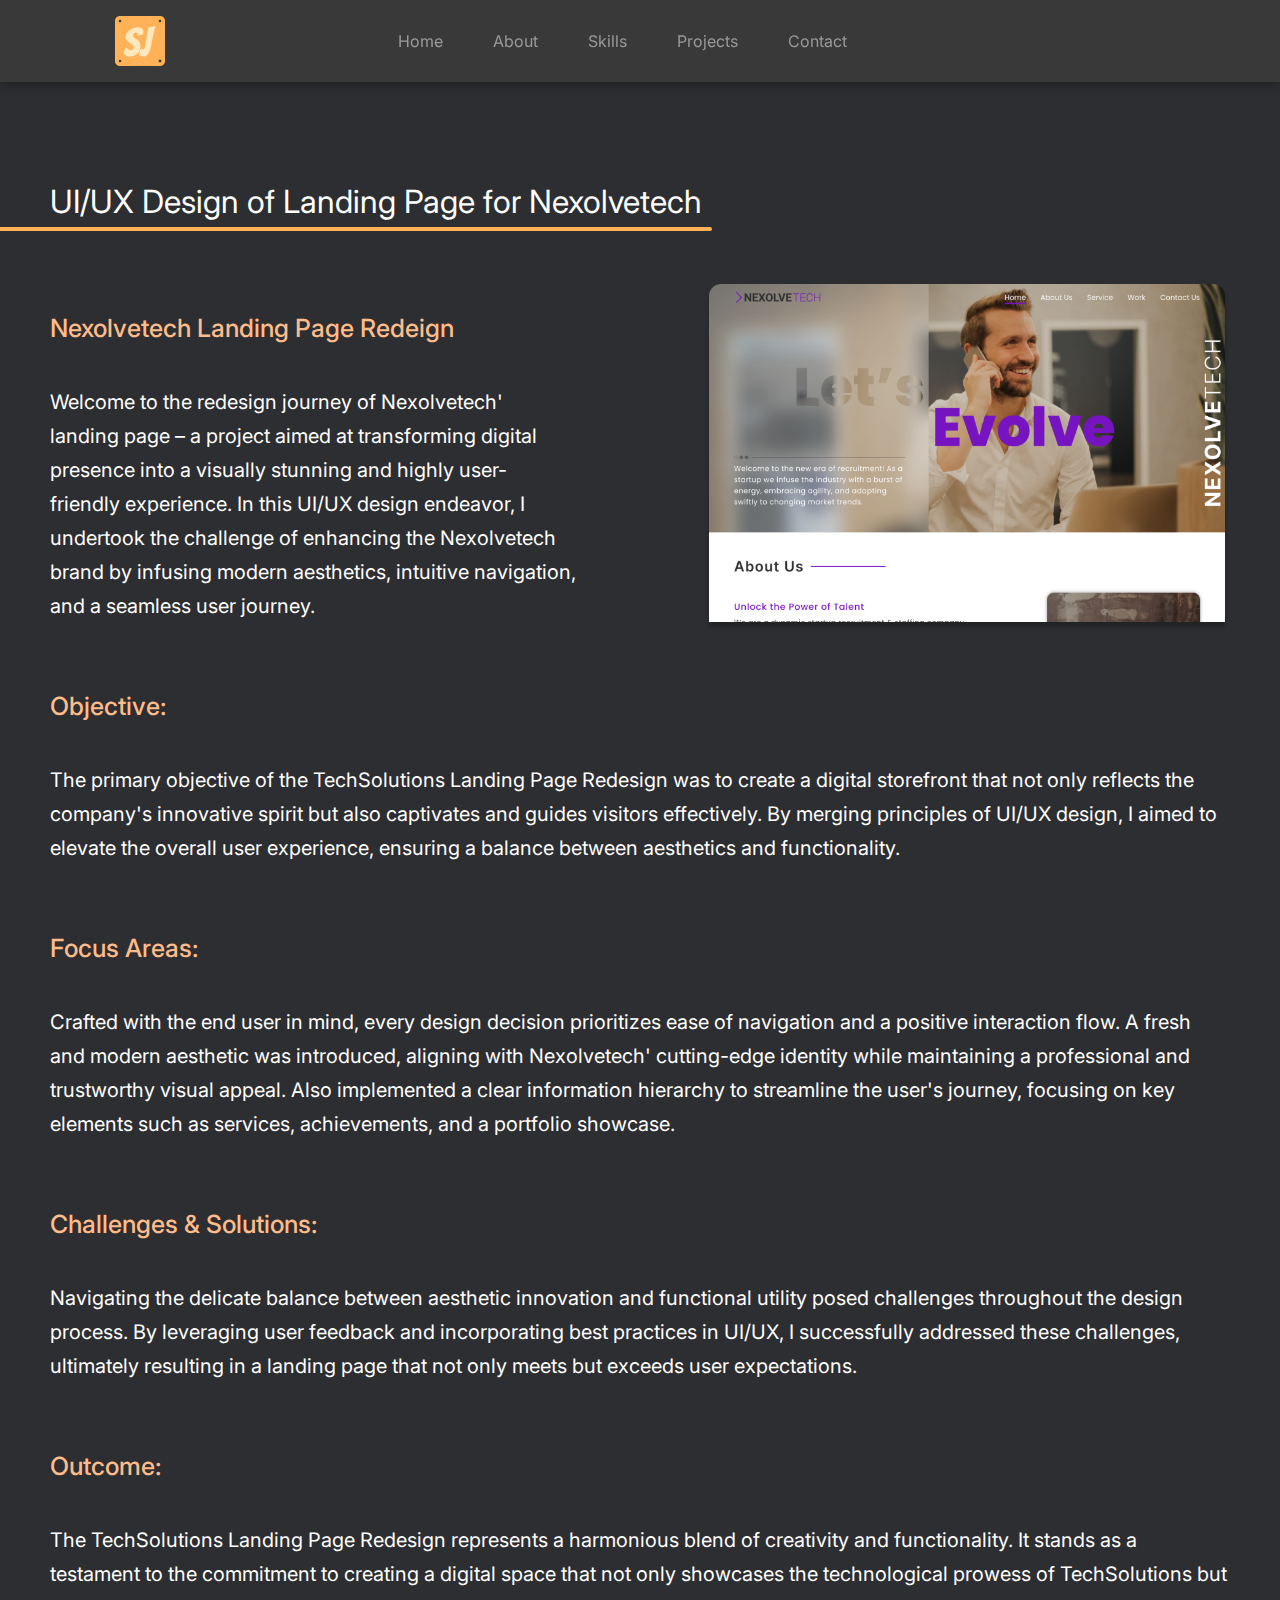
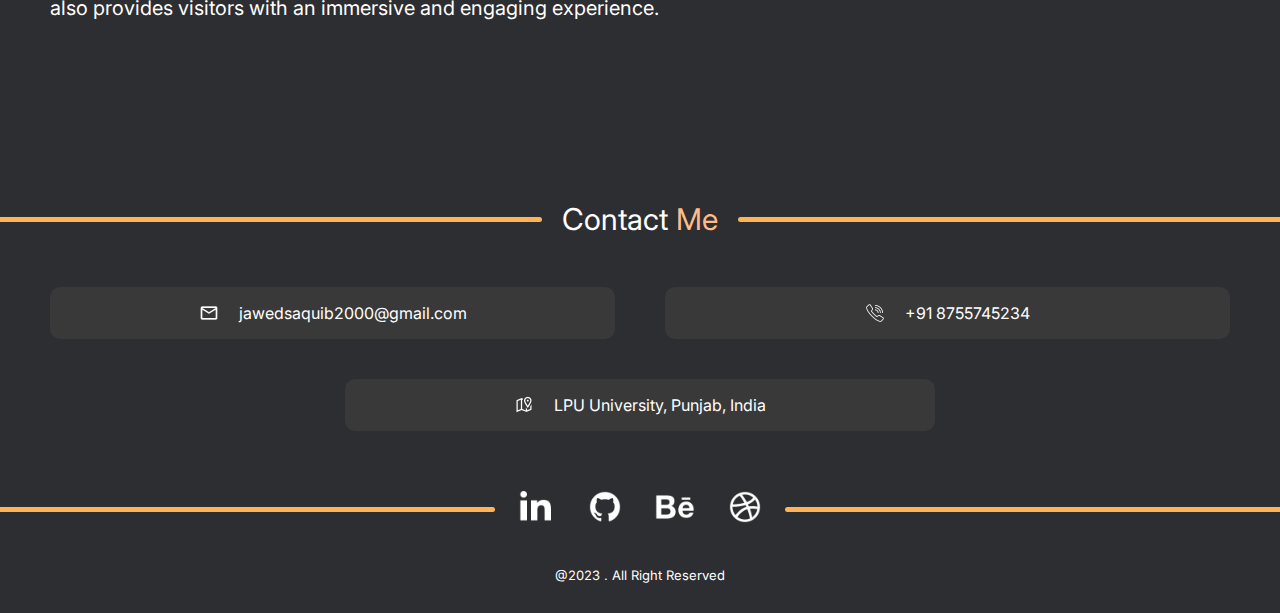
<file: projects/landing-page-for-nexolvetech/index.html>
<!DOCTYPE html>
<html lang="en">

<head>
    <meta charset="UTF-8">
    <meta name="viewport" content="width=device-width, initial-scale=1.0">
    <title>Portfolio</title>
    <link rel="stylesheet" href="/styles/main.css">
    <link rel="stylesheet" href="/styles/index.css">
    <link rel="stylesheet" href="/styles/override.css">
    <link rel="shortcut icon" href="assets/logo.png" type="image/png">
</head>

<body>

    <header id="header" class="header">
        <div class="header-flex">
            <a class="header-logo" href="/">
                <img src="/assets/logo.png" alt="Portfolio">
            </a>
        </div>
        <ul class="header-flex">
            <li><a href="/" class="header-link">Home</a></li>
            <li><a href="/about" class="header-link">About</a></li>
            <li><a href="/skills" class="header-link">Skills</a></li>
            <li><a href="/projects" class="header-link">Projects</a></li>
            <li><a href="/contact" class="header-link">Contact</a></li>
            </div>
    </header>

    <section id="projects-splat" class="projects-splat">
        <h3 style="font-size: 2rem;">UI/UX Design of Landing Page for Nexolvetech</h3>
        <div class="projects-splat-banner">
            <div>
                <h5>Nexolvetech Landing Page Redeign</h5>
                <h4>Welcome to the redesign journey of Nexolvetech'
                    landing page – a project aimed at transforming
                    digital presence into a visually stunning and
                    highly user-friendly experience. In this UI/UX
                    design endeavor, I undertook the challenge of
                    enhancing the Nexolvetech brand by infusing
                    modern aesthetics, intuitive navigation, and a
                    seamless user journey.</h4>
            </div>
            <div class="">
                <img src="/assets/projects-p2.png" alt="Project 01">
            </div>
        </div>
        <div class="projects-splat-card">
            <h5>Objective:</h5>
            <h4>The primary objective of the TechSolutions Landing Page Redesign was to create a digital
                storefront that not only reflects the company's innovative spirit but also captivates and
                guides visitors effectively. By merging principles of UI/UX design, I aimed to elevate the
                overall user experience, ensuring a balance between aesthetics and functionality.</h4>
        </div>
        <div class="projects-splat-card">
            <h5>Focus Areas:</h5>
            <h4>Crafted with the end user in mind, every design decision prioritizes ease of navigation and a
                positive interaction flow. A fresh and modern aesthetic was introduced, aligning with
                Nexolvetech' cutting-edge identity while maintaining a professional and trustworthy visual
                appeal. Also implemented a clear information hierarchy to streamline the user's journey,
                focusing on key elements such as services, achievements, and a portfolio showcase.</h4>
        </div>
        <div class="projects-splat-card">
            <h5>Challenges & Solutions:</h5>
            <h4>Navigating the delicate balance between aesthetic innovation and functional utility posed
                challenges throughout the design process. By leveraging user feedback and incorporating best
                practices in UI/UX, I successfully addressed these challenges, ultimately resulting in a landing
                page that not only meets but exceeds user expectations.</h4>
        </div>
        <div class="projects-splat-card">
            <h5>Outcome:</h5>
            <h4>The TechSolutions Landing Page Redesign represents a harmonious blend of creativity and functionality.
                It stands as a testament to the commitment to creating a digital space that not only showcases the
                technological prowess of TechSolutions but also provides visitors with an immersive and engaging
                experience.</h4>
        </div>
    </section>




    <section id="contacts" class="contacts">
        <div class="lined">
            <h2>Contact <span>Me</span></h2>
        </div>
        <div class="contacts-list">
            <div class="contacts-card">
                <img src="/assets/contacts-mail.png" alt="Mail">
                <p>jawedsaquib2000@gmail.com</p>
            </div>
            <div class="contacts-card">
                <img src="/assets/contacts-phone.png" alt="Phone">
                <p>+91 8755745234</p>
            </div>
        </div>
        <div class="contacts-list">
            <div class="contacts-card">
                <img src="/assets/contacts-location.png" alt="Location">
                <p>LPU University, Punjab, India</p>
            </div>
        </div>
        <div class="lined">
            <ul class="contacts-more">
                <li><a href="#" class="contacts-link"><img src="/assets/contacts-linkedin.png" alt="Linkedin"></a></li>
                <li><a href="#" class="contacts-link"><img src="/assets/contacts-github.png" alt="Github"></a></li>
                <li><a href="#" class="contacts-link"><img src="/assets/contacts-behance.png" alt="Behance"></a></li>
                <li><a href="#" class="contacts-link"><img src="/assets/contacts-dribbble.png" alt="Dribble"></a></li>
            </ul>
        </div>
    </section>


    <footer id="footer" class="footer">@2023 . All Right Reserved</footer>
</body>

</html>
</file>
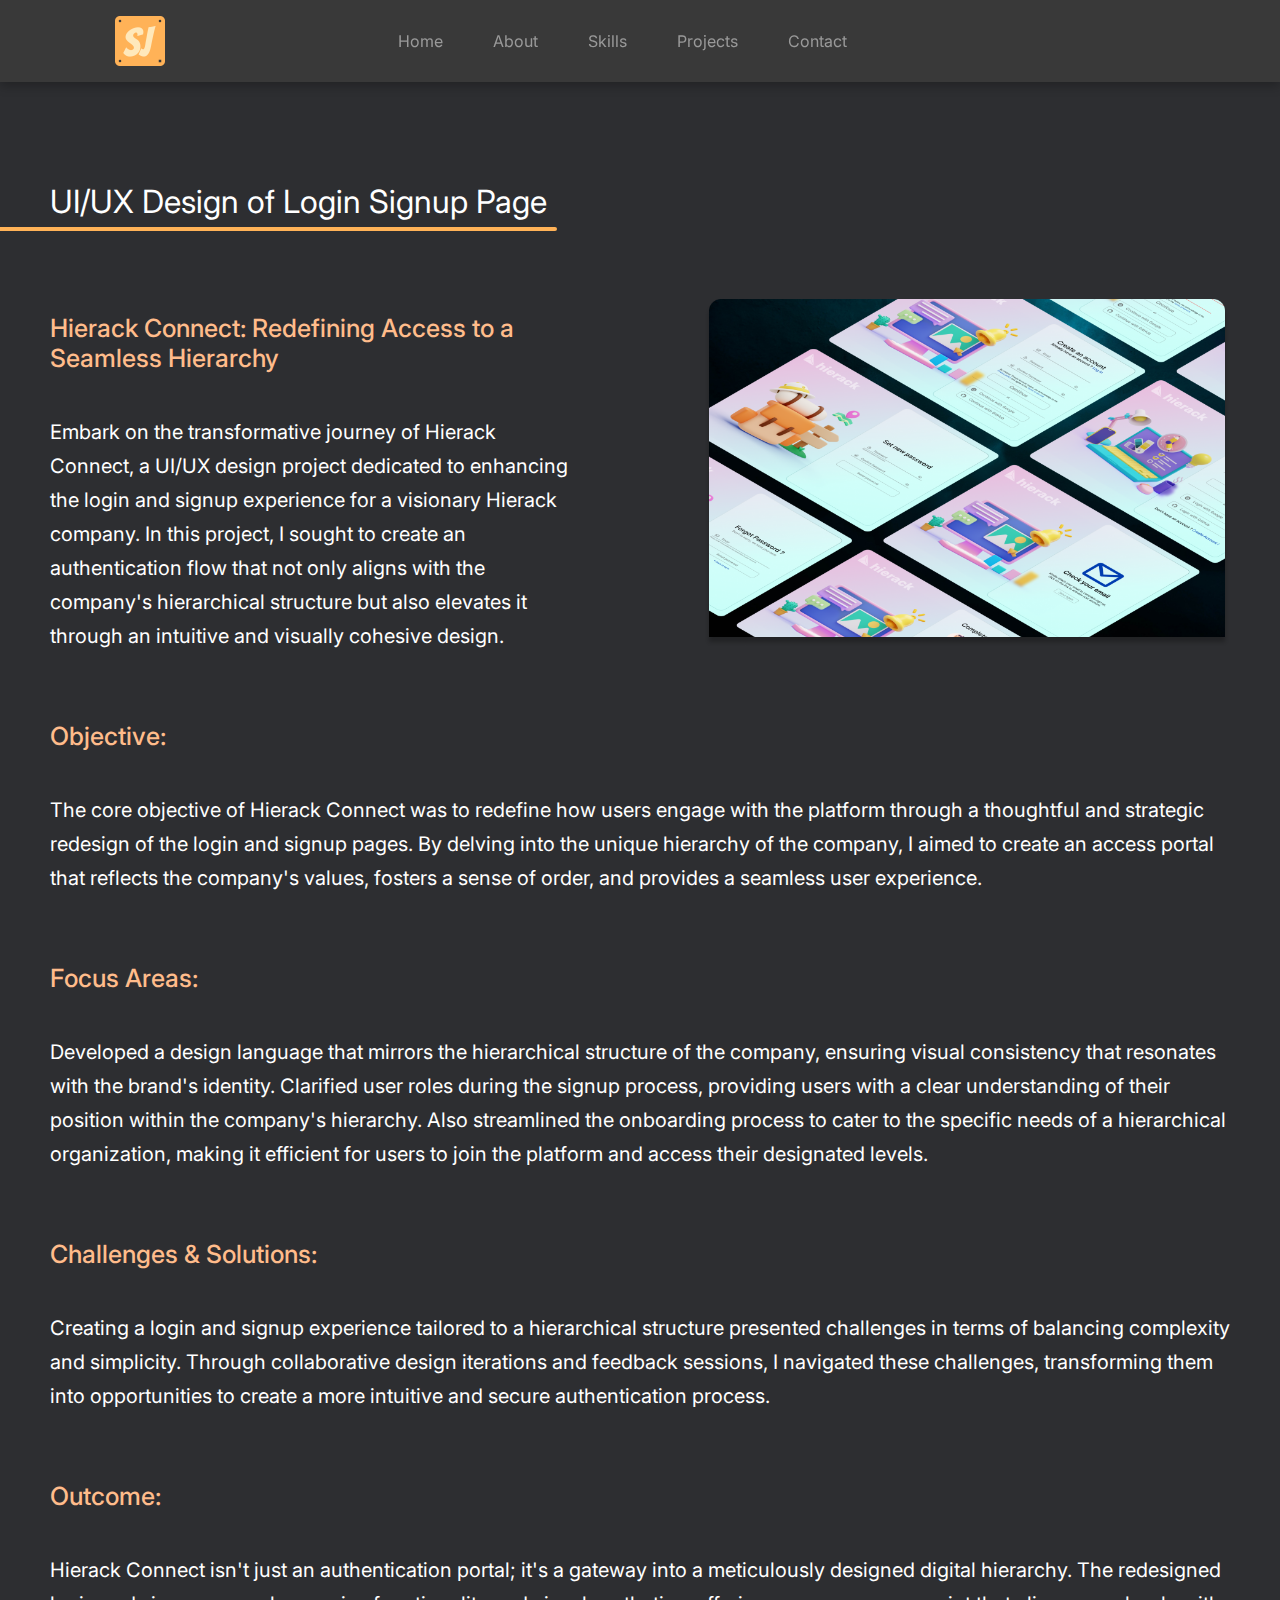
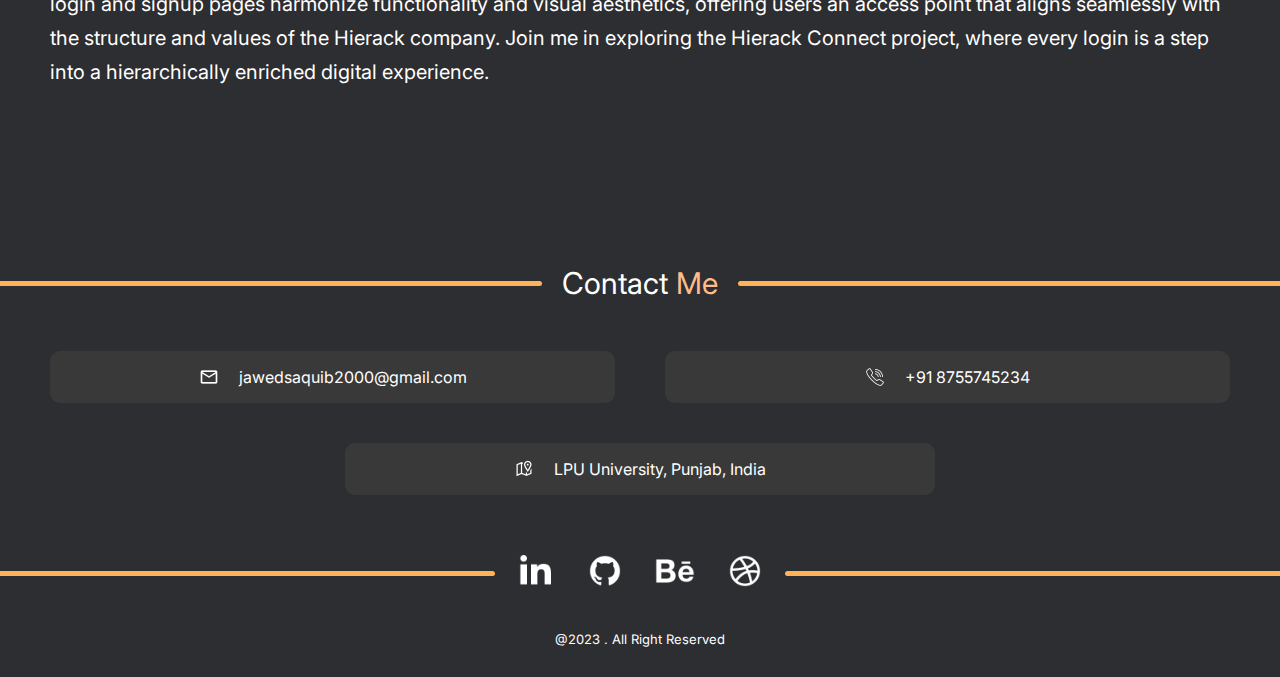
<file: projects/login-signup-page/index.html>
<!DOCTYPE html>
<html lang="en">

<head>
    <meta charset="UTF-8">
    <meta name="viewport" content="width=device-width, initial-scale=1.0">
    <title>Portfolio</title>
    <link rel="stylesheet" href="/styles/main.css">
    <link rel="stylesheet" href="/styles/index.css">
    <link rel="stylesheet" href="/styles/override.css">
    <link rel="shortcut icon" href="assets/logo.png" type="image/png">
</head>

<body>

    <header id="header" class="header">
        <div class="header-flex">
            <a class="header-logo" href="/">
                <img src="/assets/logo.png" alt="Portfolio">
            </a>
        </div>
        <ul class="header-flex">
            <li><a href="/" class="header-link">Home</a></li>
            <li><a href="/about" class="header-link">About</a></li>
            <li><a href="/skills" class="header-link">Skills</a></li>
            <li><a href="/projects" class="header-link">Projects</a></li>
            <li><a href="/contact" class="header-link">Contact</a></li>
            </div>
    </header>

    <section id="projects-splat" class="projects-splat">
        <h3 style="font-size: 2rem;">UI/UX Design of Login Signup Page</h3>
        <div class="projects-splat-banner">
            <div>
                <h5>Hierack Connect: Redefining Access to a Seamless Hierarchy</h5>
                <h4>Embark on the transformative journey of Hierack Connect, a UI/UX design project dedicated to
                    enhancing the login and signup experience for a visionary Hierack company. In this project, I sought
                    to create an authentication flow that not only aligns with the company's hierarchical structure but
                    also elevates it through an intuitive and visually cohesive design.</h4>
            </div>
            <div class="">
                <img src="/assets/projects-p3.png" alt="Project 01">
            </div>
        </div>
        <div class="projects-splat-card">
            <h5>Objective:</h5>
            <h4>The core objective of Hierack Connect was to redefine how users engage with the platform through a
                thoughtful and strategic redesign of the login and signup pages. By delving into the unique hierarchy of
                the company, I aimed to create an access portal that reflects the company's values, fosters a sense of
                order, and provides a seamless user experience.</h4>
        </div>
        <div class="projects-splat-card">
            <h5>Focus Areas:</h5>
            <h4>Developed a design language that mirrors the hierarchical structure of the company, ensuring visual
                consistency that resonates with the brand's identity. Clarified user roles during the signup process,
                providing users with a clear understanding of their position within the company's hierarchy. Also
                streamlined the onboarding process to cater to the specific needs of a hierarchical organization, making
                it efficient for users to join the platform and access their designated levels.</h4>
        </div>
        <div class="projects-splat-card">
            <h5>Challenges & Solutions:</h5>
            <h4>Creating a login and signup experience tailored to a hierarchical structure presented challenges in
                terms of balancing complexity and simplicity. Through collaborative design iterations and feedback
                sessions, I navigated these challenges, transforming them into opportunities to create a more intuitive
                and secure authentication process.</h4>
        </div>
        <div class="projects-splat-card">
            <h5>Outcome:</h5>
            <h4>Hierack Connect isn't just an authentication portal; it's a gateway into a meticulously designed digital
                hierarchy. The redesigned login and signup pages harmonize functionality and visual aesthetics, offering
                users an access point that aligns seamlessly with the structure and values of the Hierack company. Join
                me in exploring the Hierack Connect project, where every login is a step into a hierarchically enriched
                digital experience.</h4>
        </div>
    </section>




    <section id="contacts" class="contacts">
        <div class="lined">
            <h2>Contact <span>Me</span></h2>
        </div>
        <div class="contacts-list">
            <div class="contacts-card">
                <img src="/assets/contacts-mail.png" alt="Mail">
                <p>jawedsaquib2000@gmail.com</p>
            </div>
            <div class="contacts-card">
                <img src="/assets/contacts-phone.png" alt="Phone">
                <p>+91 8755745234</p>
            </div>
        </div>
        <div class="contacts-list">
            <div class="contacts-card">
                <img src="/assets/contacts-location.png" alt="Location">
                <p>LPU University, Punjab, India</p>
            </div>
        </div>
        <div class="lined">
            <ul class="contacts-more">
                <li><a href="#" class="contacts-link"><img src="/assets/contacts-linkedin.png" alt="Linkedin"></a></li>
                <li><a href="#" class="contacts-link"><img src="/assets/contacts-github.png" alt="Github"></a></li>
                <li><a href="#" class="contacts-link"><img src="/assets/contacts-behance.png" alt="Behance"></a></li>
                <li><a href="#" class="contacts-link"><img src="/assets/contacts-dribbble.png" alt="Dribble"></a></li>
            </ul>
        </div>
    </section>


    <footer id="footer" class="footer">@2023 . All Right Reserved</footer>
</body>

</html>
</file>
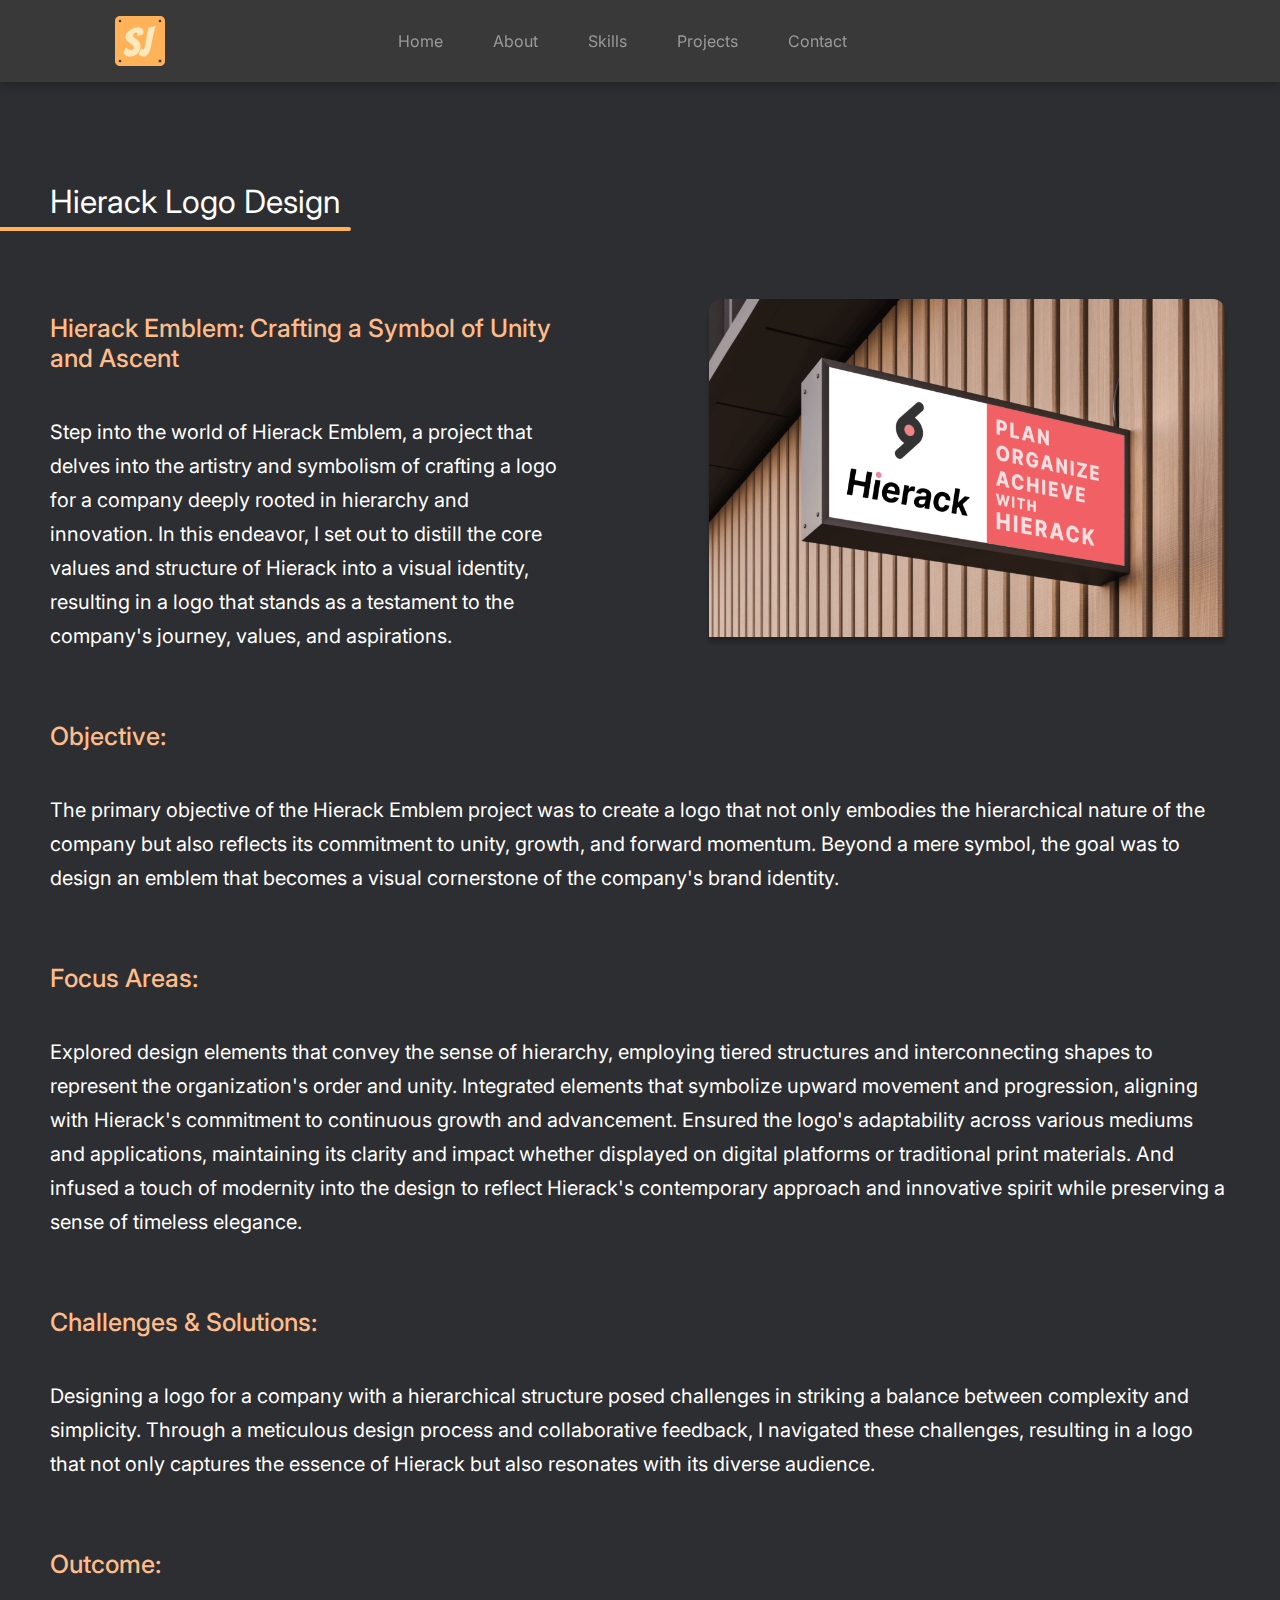
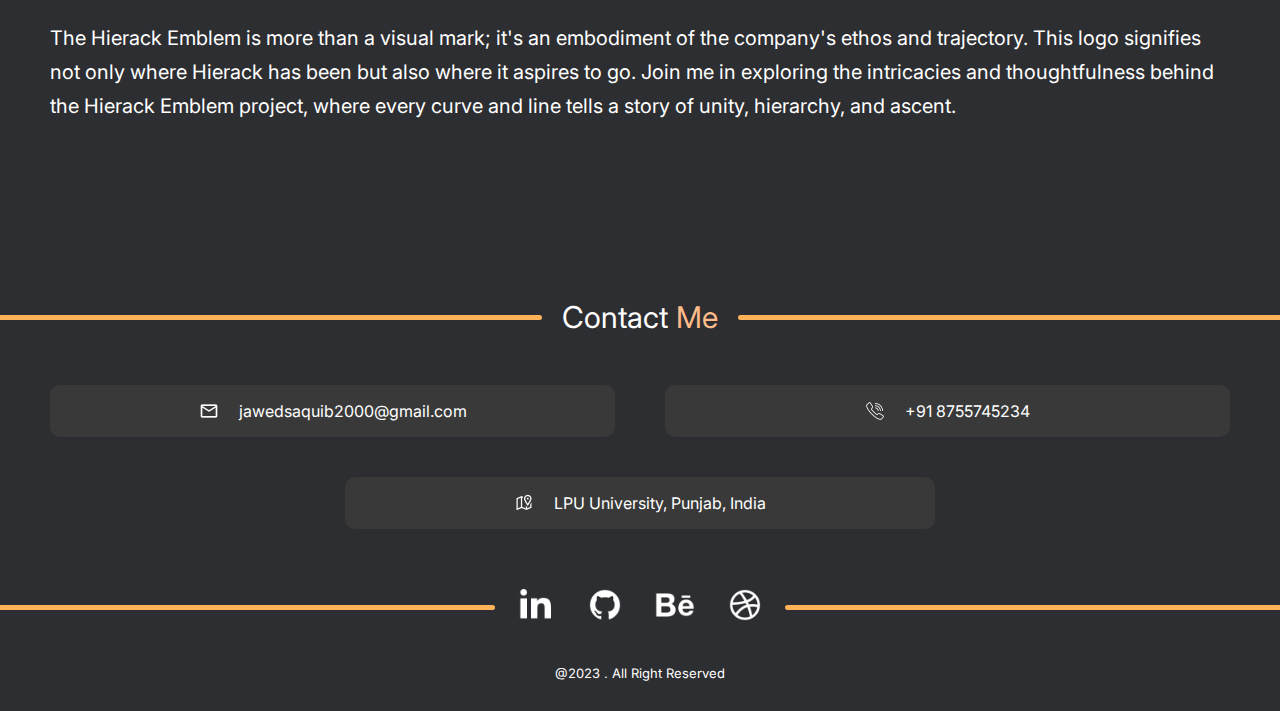
<file: projects/project-manager-website/index.html>
<!DOCTYPE html>
<html lang="en">

<head>
    <meta charset="UTF-8">
    <meta name="viewport" content="width=device-width, initial-scale=1.0">
    <title>Portfolio</title>
    <link rel="stylesheet" href="/styles/main.css">
    <link rel="stylesheet" href="/styles/index.css">
    <link rel="stylesheet" href="/styles/override.css">
    <link rel="shortcut icon" href="assets/logo.png" type="image/png">
</head>

<body>

    <header id="header" class="header">
        <div class="header-flex">
            <a class="header-logo" href="/">
                <img src="/assets/logo.png" alt="Portfolio">
            </a>
        </div>
        <ul class="header-flex">
            <li><a href="/" class="header-link">Home</a></li>
            <li><a href="/about" class="header-link">About</a></li>
            <li><a href="/skills" class="header-link">Skills</a></li>
            <li><a href="/projects" class="header-link">Projects</a></li>
            <li><a href="/contact" class="header-link">Contact</a></li>
            </div>
    </header>

    <section id="projects-splat" class="projects-splat">
        <h3 style="font-size: 2rem;">Hierack Logo Design</h3>
        <div class="projects-splat-banner">
            <div>
                <h5>Hierack Emblem: Crafting a Symbol of Unity and Ascent</h5>
                <h4>Step into the world of Hierack Emblem, a project that delves into the artistry and symbolism of
                    crafting a logo for a company deeply rooted in hierarchy and innovation. In this endeavor, I set out
                    to distill the core values and structure of Hierack into a visual identity, resulting in a logo that
                    stands as a testament to the company's journey, values, and aspirations.</h4>
            </div>
            <div class="">
                <img src="/assets/projects-p4.png" alt="Project 01">
            </div>
        </div>
        <div class="projects-splat-card">
            <h5>Objective:</h5>
            <h4>The primary objective of the Hierack Emblem project was to create a logo that not only embodies the
                hierarchical nature of the company but also reflects its commitment to unity, growth, and forward
                momentum. Beyond a mere symbol, the goal was to design an emblem that becomes a visual cornerstone of
                the company's brand identity.</h4>
        </div>
        <div class="projects-splat-card">
            <h5>Focus Areas:</h5>
            <h4>Explored design elements that convey the sense of hierarchy, employing tiered structures and
                interconnecting shapes to represent the organization's order and unity. Integrated elements that
                symbolize upward movement and progression, aligning with Hierack's commitment to continuous growth and
                advancement. Ensured the logo's adaptability across various mediums and applications, maintaining its
                clarity and impact whether displayed on digital platforms or traditional print materials. And infused a
                touch of modernity into the design to reflect Hierack's contemporary approach and innovative spirit
                while preserving a sense of timeless elegance.</h4>
        </div>
        <div class="projects-splat-card">
            <h5>Challenges & Solutions:</h5>
            <h4>Designing a logo for a company with a hierarchical structure posed challenges in striking a balance
                between complexity and simplicity. Through a meticulous design process and collaborative feedback, I
                navigated these challenges, resulting in a logo that not only captures the essence of Hierack but also
                resonates with its diverse audience.</h4>
        </div>
        <div class="projects-splat-card">
            <h5>Outcome:</h5>
            <h4>The Hierack Emblem is more than a visual mark; it's an embodiment of the company's ethos and trajectory.
                This logo signifies not only where Hierack has been but also where it aspires to go. Join me in
                exploring the intricacies and thoughtfulness behind the Hierack Emblem project, where every curve and
                line tells a story of unity, hierarchy, and ascent.</h4>
        </div>
    </section>




    <section id="contacts" class="contacts">
        <div class="lined">
            <h2>Contact <span>Me</span></h2>
        </div>
        <div class="contacts-list">
            <div class="contacts-card">
                <img src="/assets/contacts-mail.png" alt="Mail">
                <p>jawedsaquib2000@gmail.com</p>
            </div>
            <div class="contacts-card">
                <img src="/assets/contacts-phone.png" alt="Phone">
                <p>+91 8755745234</p>
            </div>
        </div>
        <div class="contacts-list">
            <div class="contacts-card">
                <img src="/assets/contacts-location.png" alt="Location">
                <p>LPU University, Punjab, India</p>
            </div>
        </div>
        <div class="lined">
            <ul class="contacts-more">
                <li><a href="#" class="contacts-link"><img src="/assets/contacts-linkedin.png" alt="Linkedin"></a></li>
                <li><a href="#" class="contacts-link"><img src="/assets/contacts-github.png" alt="Github"></a></li>
                <li><a href="#" class="contacts-link"><img src="/assets/contacts-behance.png" alt="Behance"></a></li>
                <li><a href="#" class="contacts-link"><img src="/assets/contacts-dribbble.png" alt="Dribble"></a></li>
            </ul>
        </div>
    </section>


    <footer id="footer" class="footer">@2023 . All Right Reserved</footer>
</body>

</html>
</file>
<file: styles/main.css>
@import url('https://fonts.googleapis.com/css2?family=Inter:wght@100;200;300;400;500;600;700;800;900&display=swap');

html {
    scroll-behavior: smooth;
}

body {
    margin: 0;
    font-family: "Inter", -apple-system, BlinkMacSystemFont, "Segoe UI", "Roboto", "Oxygen", "Ubuntu", "Cantarell", "Fira Sans", "Droid Sans", "Helvetica Neue", sans-serif;
    -webkit-font-smoothing: antialiased;
    -moz-osx-font-smoothing: grayscale;
    font-size: 16px;
    user-select: none;
}

code {
    font-family: source-code-pro, Menlo, Monaco, Consolas, "Courier New", monospace;
}

body,
html,
*,
*::before,
*::after,
:host,
:root {
    word-wrap: break-word;
    box-sizing: border-box;
    -webkit-text-size-adjust: 100%;
    text-size-adjust: 100%;
    -webkit-font-smoothing: antialiased;
    -webkit-tap-highlight-color: transparent;
    -moz-osx-font-smoothing: grayscale;
}

input,
button,
select,
textarea {
    font-family: inherit;
    font-size: inherit;
    font-weight: inherit;
}

body,
html {
    color-scheme: dark;
    background-color: #2D2E31;
}

img,
svg {
    max-width: 100%;
}


section {
    padding: 50px;
    text-align: center;
    display: flex;
    flex-direction: column;
    justify-content: center;
    align-items: center;
    background-repeat: no-repeat;
}

section :is(h2, h3) {
    font-weight: 400;
    margin-block: 50px;
    font-size: 30px;
}

section h3 {
    font-size: 25px;
    position: relative;
    text-align: left;
    align-self: flex-start;
}

section h3::after {
    content: "";
    display: block;
    height: 4px;
    background-color: #FFB257;
    inset: auto -10px -10px -100px;
    position: absolute;
    border-top-right-radius: 5px;
    border-bottom-right-radius: 5px;
}

section :is(h2, h3) span {
    color: #FFBC8B;
}


.lined {
    display: flex;
    align-items: center;
    justify-content: space-between;
    width: 100%;
    gap: 20px;
    position: relative;
}

.lined::before,
.lined::after {
    content: "";
    height: 5px;
    flex: 1;
    background-color: #FFB257;
}

.lined::before {
    border-top-right-radius: 5px;
    border-bottom-right-radius: 5px;
}

.lined::after {
    border-top-left-radius: 5px;
    border-bottom-left-radius: 5px;
}

ul {
    padding: 0;
    list-style: none;
}
</file>
<file: styles/index.css>
.header {
    background-color: #393939;
    position: sticky;
    top: 0;
    display: flex;
    justify-content: space-between;
    align-items: center;
    padding: 15px;
    gap: 15px;
    box-shadow: 0px 4px 10px 0px #00000040;
    z-index: 100;
}

.header-flex {
    align-items: center;
    display: inline-flex;
    flex-wrap: nowrap;
    justify-content: space-between;
    gap: 10px;
}

div.header-flex {
    margin-inline: 100px -200px;
}

ul.header-flex {
    margin-inline: auto;
}

.header-logo {
    width: 50px;
    height: 50px;
}

.header-link {
    color: #999999;
    text-decoration: none;
    padding: 10px 20px;
    transition: 0.3s;
}

.header-link:hover {
    color: #ffffff;
}




.banner {
    flex-direction: row;
    align-items: flex-end;
    padding: 50px 0 0 100px;
}

.banner-flex {
    display: flex;
    flex-direction: column;
    flex-wrap: nowrap;
    flex: 1;
    text-align: left;
    padding: 50px;
}

.banner-left {
    background-image: url(/assets/banner-left.png);
    background-position: left bottom;
    background-size: contain;
    background-repeat: no-repeat;
}

.banner-right {
    background-image: url(/assets/banner-right.png);
    background-position: right center;
    height: 550px;
    background-size: contain;
    background-repeat: no-repeat;
}

.banner-title {
    font-size: 50px;
    line-height: 1.2;
    font-weight: 500;
}

.banner-title span {
    color: #FFB257;
}

.banner-text {
    font-size: 20px;
}

.banner-buttons {
    display: flex;
    width: 75%;
    flex-wrap: nowrap;
    margin-block: 20px 30px;
    gap: 30px;
}

.banner-link {
    display: inline-block;
    background-color: #FFB257;
    border-radius: 10px;
    display: inline-flex;
    justify-content: center;
    align-items: center;
    gap: 20px;
    transition: 0.3s;
    flex: 1;
    max-width: 50%;
    padding: 15px 20px;
    font-size: 18px;
    text-decoration: none;
    color: #ffffff;
}

.banner-link:hover {
    background-color: #FFBC8B;
}







.about {
    background-color: #393939;
    padding-bottom: 150px;
    background-image: url(/assets/bg-about.png);
    background-position: center bottom;
    background-size: 250px;
}

.about h4 {
    max-width: 768px;
    font-weight: 400;
    font-size: 20px;
    line-height: 1.7;
}

.about h4 span {
    color: #FFE8BB;
}

.about-edu {
    display: flex;
    justify-content: space-between;
    align-items: center;
    width: 100%;
    background-color: #2D2E31;
    border-radius: 10px;
    margin-block: 20px;
    padding: 20px;
}

.about-edu-left {
    text-align: left;
}

.about-edu-right {
    text-align: right;
}




.skills {
    background-image: url(/assets/bg-skills.png);
    background-position: 50px top;
    background-size: 150px;
}

.skills-list {
    max-width: 768px;
    display: grid;
    grid-template-columns: repeat(auto-fill, minmax(150px, 1fr));
    ;
    gap: 50px;
    margin-block: 20px;
    width: auto;
}

.skills-card {
    display: flex;
    flex-direction: column;
    flex-wrap: nowrap;
    justify-content: center;
    align-items: center;
    background-color: #545454;
    transition: 0.3s;
    border-radius: 10px;
    padding: 20px;
    font-size: 14px;
    width: 100%;
}

.skills-card:hover {
    background-color: #FFBC8B;
}

.skills-card img {
    max-width: 100%;
    max-height: 50px;
}







.projects {
    background-color: #393939;
}

.projects-list {
    display: grid;
    grid-template-columns: 1fr 1fr 1fr;
    gap: 50px;
    max-width: 1280px;
}

.projects-card {
    text-decoration: none;
    border-radius: 10px;
    color: #333333;
    background-color: #ffffff;
    text-align: left;
    overflow: hidden;
}

.projects-card :not(img) {
    padding: 0 20px;
}

.projects-card img {
    margin-inline: -5px;
    margin-top: -3px;
    max-width: calc(100% + 10px);
}

.projects-card h5 {
    font-size: 20px;
    font-weight: 500;
    margin: 20px 0;
    transition: 0.3s;
}

.projects-card:hover h5 {
    color: #FFB257;
}

.projects-more {
    display: flex;
    justify-content: flex-end;
    max-width: 1280px;
    width: 100%;
    margin-top: 50px;
}

.projects-link {
    display: inline-block;
    color: #000000;
    text-decoration: none;
    background-color: #FFB257;
    font-weight: 500;
    padding: 15px 20px;
}





.projects-splat h4 {
    max-width: 768px;
    font-weight: 400;
    font-size: 20px;
    line-height: 1.7;
}

.projects-splat h5 {
    font-weight: 500;
    font-size: 25px;
    text-align: left;
    color: #FFBC8B;
}

.projects-splat-banner {
    display: flex;
    flex-wrap: nowrap;
    align-items: center;
    gap: 10vw;
}

.projects-splat-banner > * {
    flex: 1;
    text-align: left;
}


.contacts {
    padding-inline: 0;
}

.contacts-list {
    display: flex;
    width: 100%;
    justify-content: center;
    align-items: center;
    flex-wrap: nowrap;
    gap: 50px;
    margin-bottom: 40px;
    max-width: 1280px;
    padding-inline: 50px;
}

.contacts-card {
    background-color: #393939;
    border-radius: 10px;
    display: inline-flex;
    justify-content: center;
    align-items: center;
    gap: 20px;
    transition: 0.3s;
    flex: 1;
    max-width: 50%;
    padding: 0 20px;
}

.contacts-card img {
    height: 20px;
    width: 20px;
}

.contacts-card:hover {
    background-color: #FFBC8B;
}

.contacts-more {
    display: inline-flex;
    align-items: center;
    justify-content: center;
    flex-wrap: nowrap;
    gap: 30px;
}

.contacts-more img {
    width: 40px;
    height: 40px;
}





.footer {
    text-align: center;
    margin-block: -30px 30px;
    font-size: 13px;
}




.contact-form {
    display: flex;
    gap: 20px;
    width: 100%;
    max-width: 768px;
    flex-direction: column;
}

.contact-form :is(input, textarea) {
    background-color: #393939;
    outline: none;
    padding: 12px 20px;
    border: 2px solid rgb(80, 80, 80);
    border-radius: 10px;
    transition: border-color 0.2s;
}

.contact-form textarea {
    min-height: 200px;
    resize: vertical;
}

.contact-form :is(input, textarea):focus-visible {
    border-color: #FFB257;
}

.contact-button {
    width: 100%;
    max-width: 100%;
    border: none;
}
</file>
<file: styles/override.css>
.projects,
.projects-splat {
    background-color: #2D2E31;
}
.about-banner-right {
    background-image: url(/assets/about-banner-right.png);
    background-position: right 0 top -50px;
    padding: 0;
}
.about-banner {
    padding-top: 0;
}

.about h4,
.projects-splat h4 {
    max-width: 100%;
    text-align: left;
}

.skills-list-more {
    max-width: 1024px;
}
</file>
